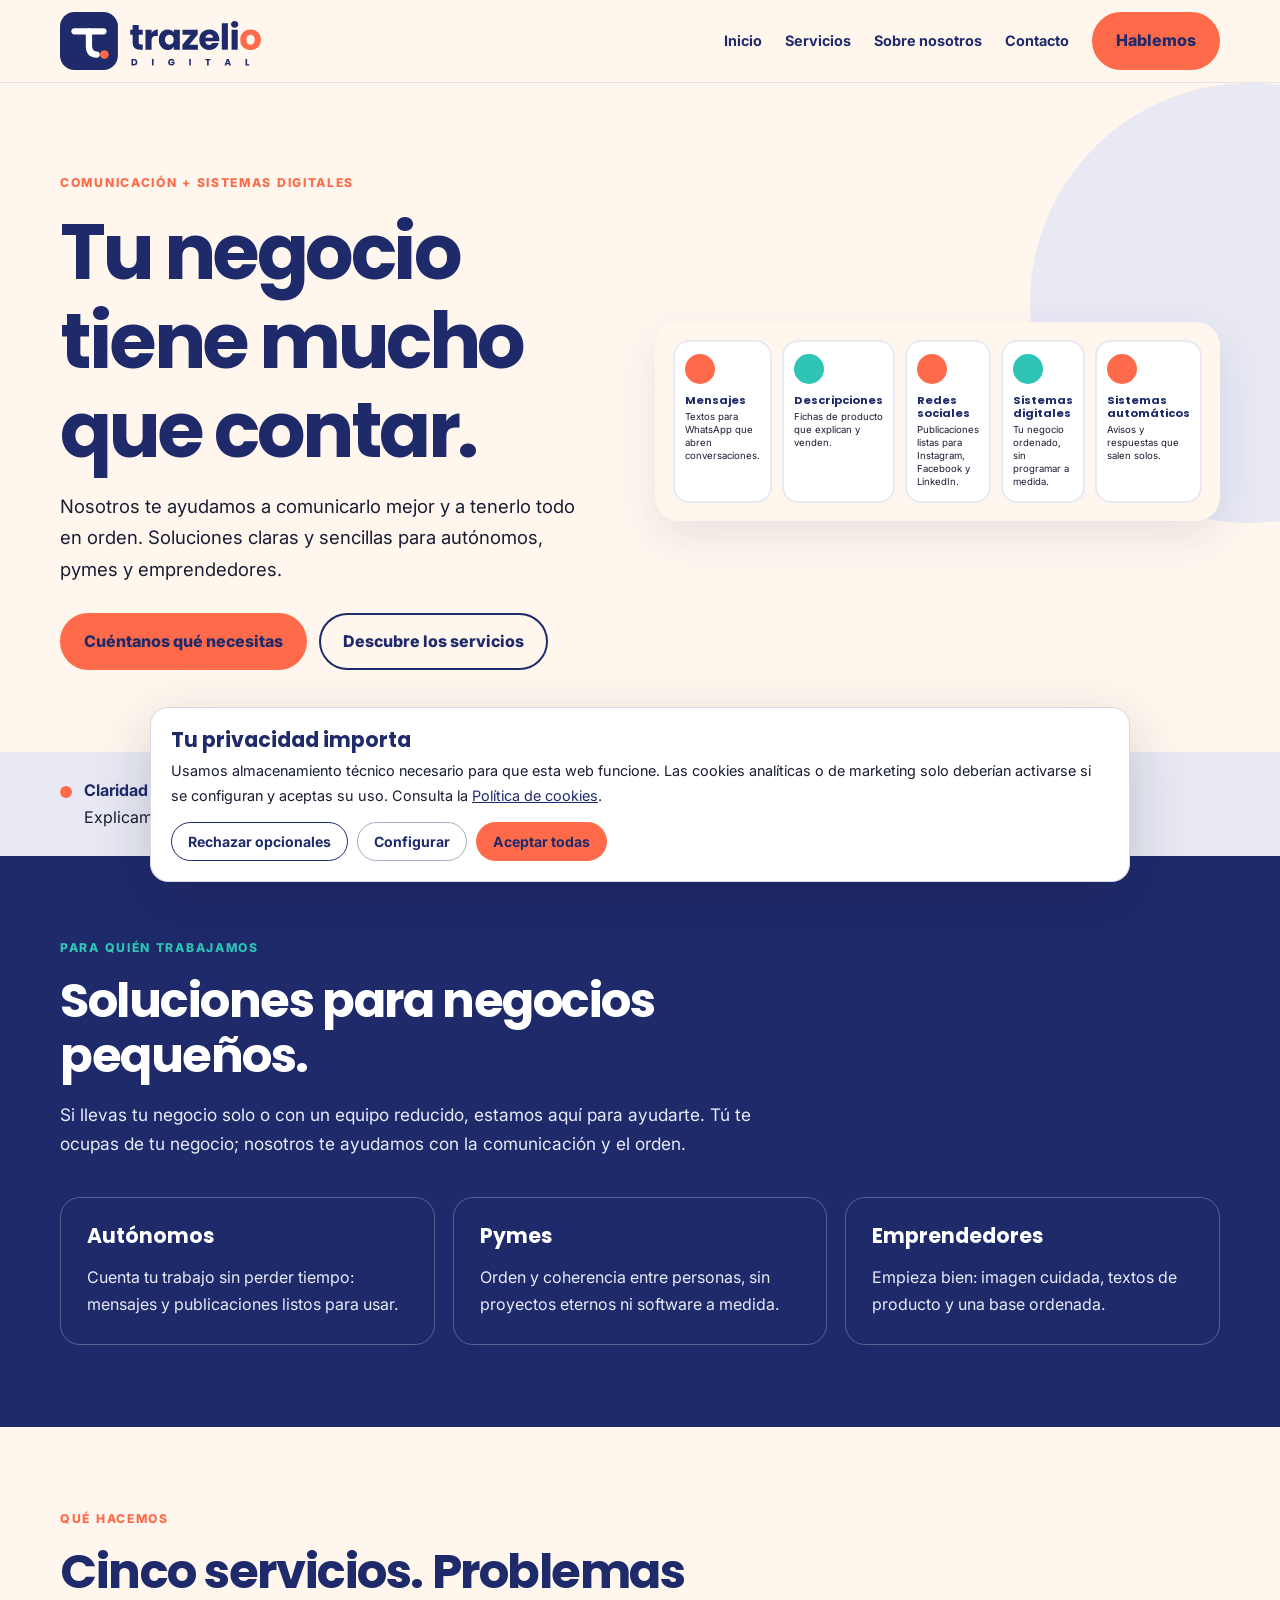
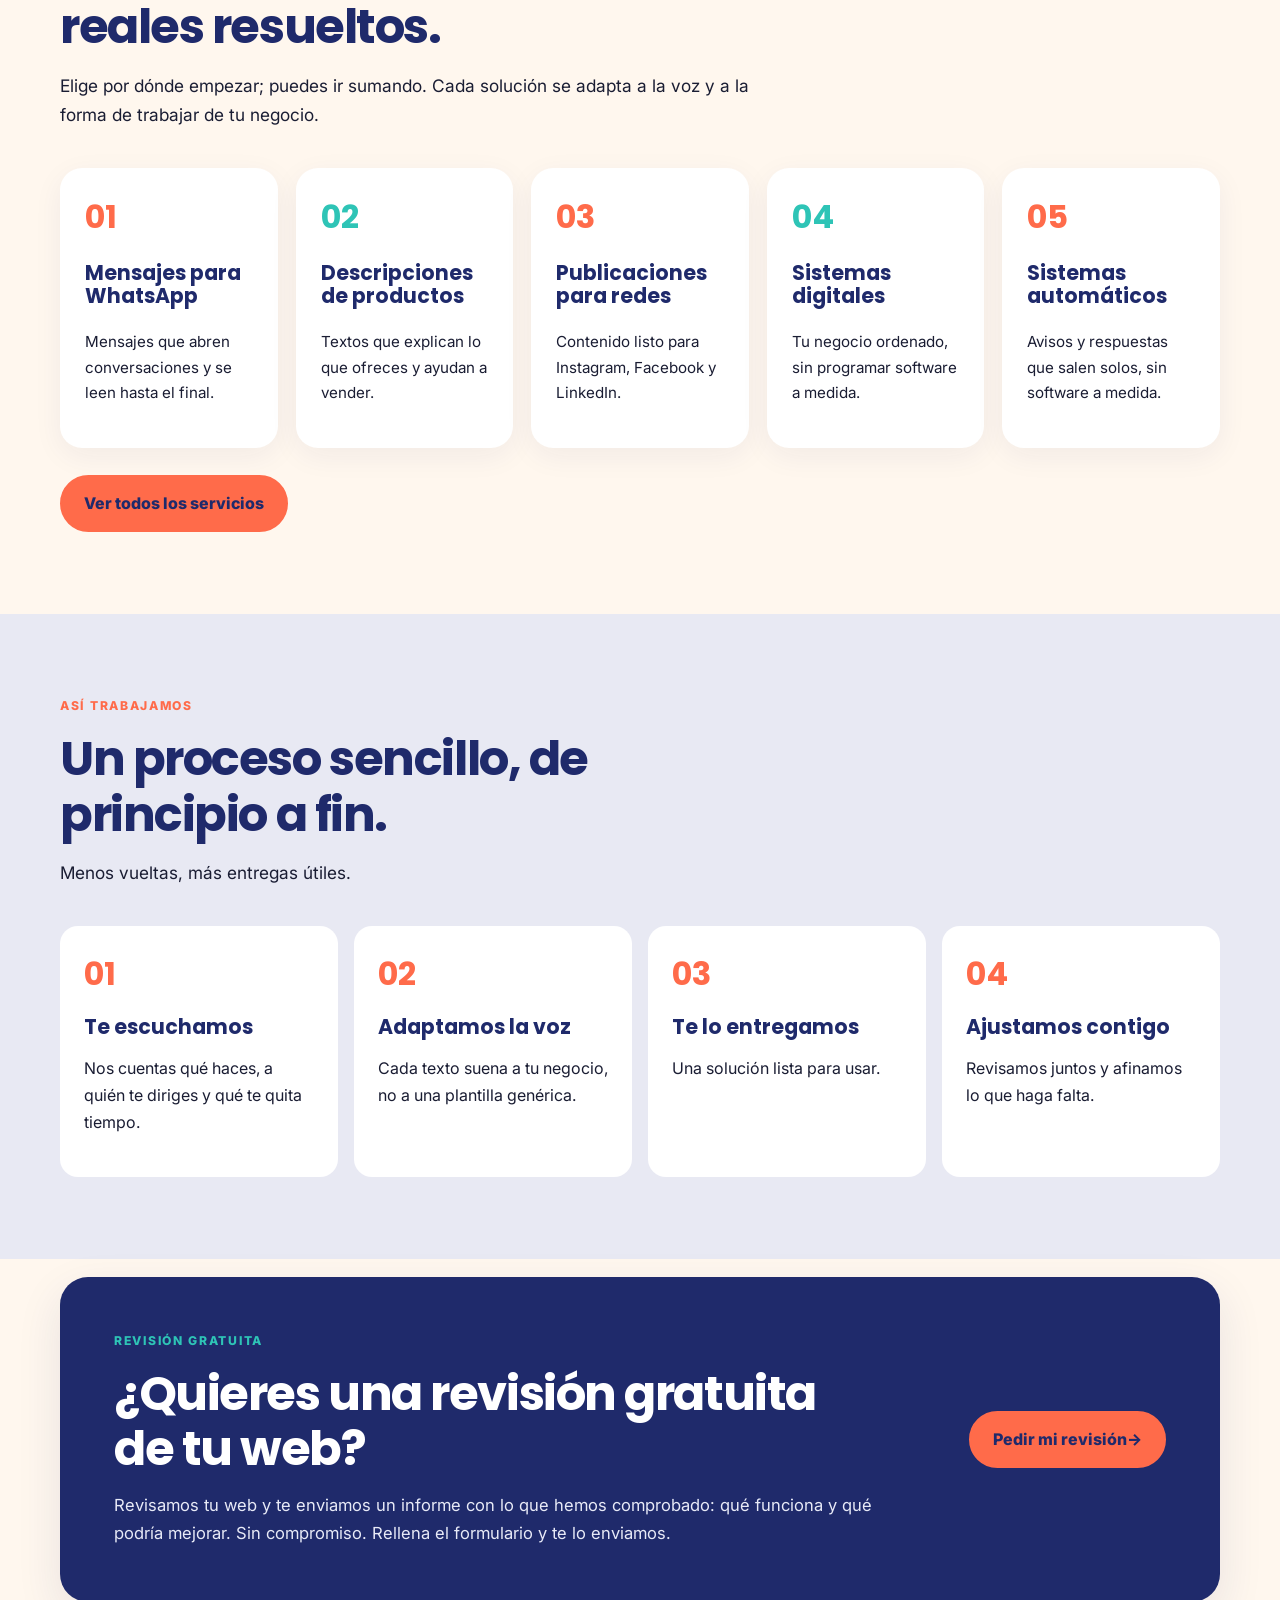
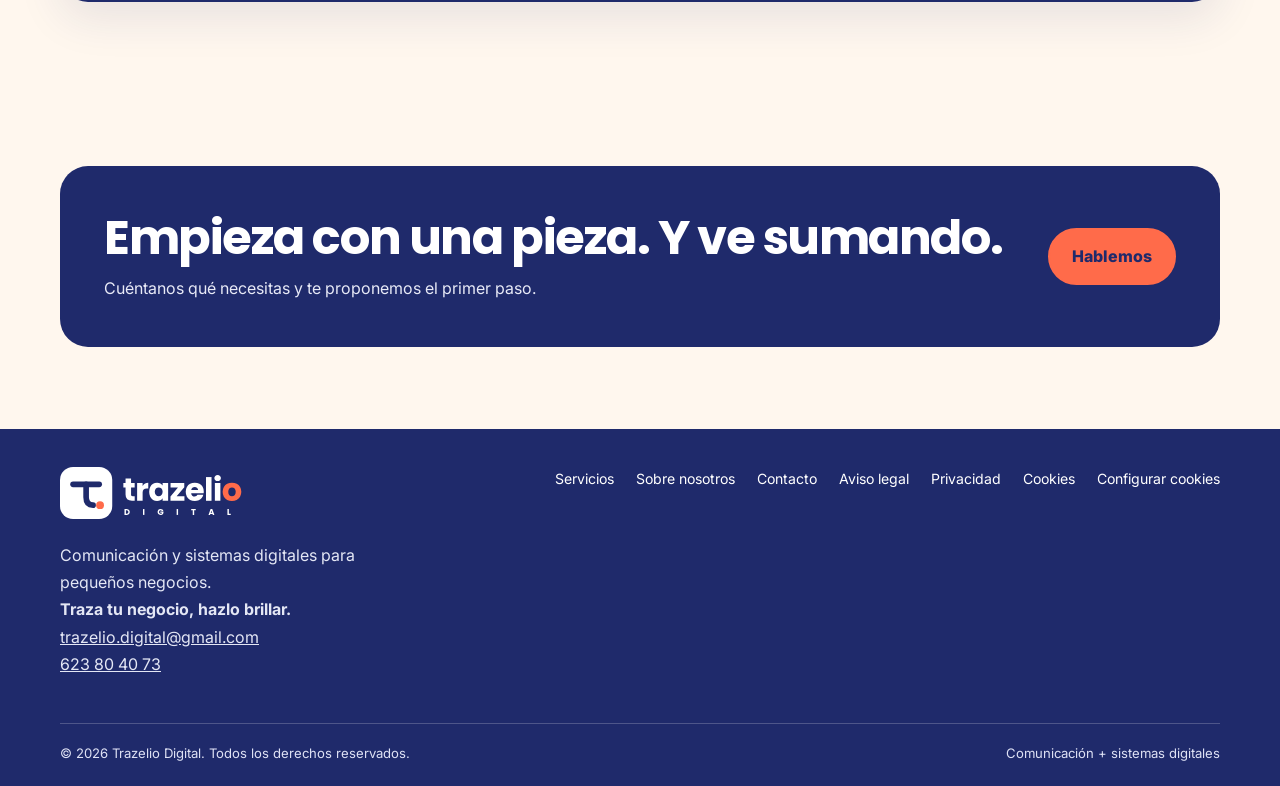
<file: index.html>
<!doctype html><html lang="es"><head><meta charset="utf-8"><meta name="viewport" content="width=device-width, initial-scale=1"><meta name="theme-color" content="#1F2A6B"><link rel="icon" href="assets/trazelio-digital_avatar_perfil_cuadrado.png"><link rel="preconnect" href="https://fonts.googleapis.com"><link rel="preconnect" href="https://fonts.gstatic.com" crossorigin><link href="https://fonts.googleapis.com/css2?family=Inter:wght@400;500;600;700;800&family=Poppins:wght@500;600;700;800&display=swap" rel="stylesheet"><link rel="stylesheet" href="styles.css"><title>Trazelio Digital | Traza tu negocio, hazlo brillar</title><meta name="description" content="Comunicación y sistemas digitales para autónomos, pymes y emprendedores."></head><body><header><div class="wrap nav"><a class="brand" href="index.html" aria-label="Trazelio, inicio"><img src="assets/trazelio-digital_logo_color.svg" alt="Trazelio Digital"></a><button class="menu-toggle" aria-label="Abrir menú" aria-expanded="false">☰</button><nav class="navlinks"><a href="index.html">Inicio</a><a href="servicios.html">Servicios</a><a href="nosotros.html">Sobre nosotros</a><a href="contacto.html">Contacto</a><a class="btn" href="contacto.html">Hablemos</a></nav></div></header><main>
<section class="hero"><div class="wrap hero-grid"><div><div class="eyebrow">Comunicación + sistemas digitales</div><h1>Tu negocio tiene mucho que contar.</h1><p>Nosotros te ayudamos a comunicarlo mejor y a tenerlo todo en orden. Soluciones claras y sencillas para autónomos, pymes y emprendedores.</p><div class="actions"><a class="btn" href="contacto.html">Cuéntanos qué necesitas</a><a class="btn secondary" href="servicios.html">Descubre los servicios</a></div></div><div class="hero-visual hero-visual-mini"><div class="mini-grid" role="img" aria-label="Los cinco servicios de Trazelio"><div class="mc"><div class="mi coral"></div><h4>Mensajes</h4><p>Textos para WhatsApp que abren conversaciones.</p></div><div class="mc"><div class="mi teal"></div><h4>Descripciones</h4><p>Fichas de producto que explican y venden.</p></div><div class="mc"><div class="mi coral"></div><h4>Redes sociales</h4><p>Publicaciones listas para Instagram, Facebook y LinkedIn.</p></div><div class="mc"><div class="mi teal"></div><h4>Sistemas digitales</h4><p>Tu negocio ordenado, sin programar a medida.</p></div><div class="mc"><div class="mi coral"></div><h4>Sistemas automáticos</h4><p>Avisos y respuestas que salen solos.</p></div></div></div></div></section>
<div class="band"><div class="wrap three"><div class="tick"><i></i><div><b>Claridad</b><span>Explicamos las cosas sin jerga.</span></div></div><div class="tick"><i></i><div><b>Cercanía</b><span>Escuchamos y hablamos como tú.</span></div></div><div class="tick"><i></i><div><b>Utilidad práctica</b><span>Soluciones que puedes usar hoy.</span></div></div></div></div>
<section class="dark"><div class="wrap"><div class="section-head"><div class="eyebrow">Para quién trabajamos</div><h2>Soluciones para negocios pequeños.</h2><p>Si llevas tu negocio solo o con un equipo reducido, estamos aquí para ayudarte. Tú te ocupas de tu negocio; nosotros te ayudamos con la comunicación y el orden.</p></div><div class="audience-cards"><article class="audience-card"><h3>Autónomos</h3><p>Cuenta tu trabajo sin perder tiempo: mensajes y publicaciones listos para usar.</p></article><article class="audience-card"><h3>Pymes</h3><p>Orden y coherencia entre personas, sin proyectos eternos ni software a medida.</p></article><article class="audience-card"><h3>Emprendedores</h3><p>Empieza bien: imagen cuidada, textos de producto y una base ordenada.</p></article></div></div></section>
<section><div class="wrap"><div class="section-head"><div class="eyebrow">Qué hacemos</div><h2>Cinco servicios. Problemas reales resueltos.</h2><p>Elige por dónde empezar; puedes ir sumando. Cada solución se adapta a la voz y a la forma de trabajar de tu negocio.</p></div><div class="cards"><article class="card"><div class="num">01</div><h3>Mensajes para WhatsApp</h3><p>Mensajes que abren conversaciones y se leen hasta el final.</p></article><article class="card"><div class="num">02</div><h3>Descripciones de productos</h3><p>Textos que explican lo que ofreces y ayudan a vender.</p></article><article class="card"><div class="num">03</div><h3>Publicaciones para redes</h3><p>Contenido listo para Instagram, Facebook y LinkedIn.</p></article><article class="card"><div class="num">04</div><h3>Sistemas digitales</h3><p>Tu negocio ordenado, sin programar software a medida.</p></article><article class="card"><div class="num">05</div><h3>Sistemas automáticos</h3><p>Avisos y respuestas que salen solos, sin software a medida.</p></article></div><div class="actions"><a class="btn" href="servicios.html">Ver todos los servicios</a></div></div></section>
<section style="background:var(--mist)"><div class="wrap"><div class="section-head"><div class="eyebrow">Así trabajamos</div><h2>Un proceso sencillo, de principio a fin.</h2><p>Menos vueltas, más entregas útiles.</p></div><div class="steps"><article class="step"><span>01</span><h3>Te escuchamos</h3><p>Nos cuentas qué haces, a quién te diriges y qué te quita tiempo.</p></article><article class="step"><span>02</span><h3>Adaptamos la voz</h3><p>Cada texto suena a tu negocio, no a una plantilla genérica.</p></article><article class="step"><span>03</span><h3>Te lo entregamos</h3><p>Una solución lista para usar.</p></article><article class="step"><span>04</span><h3>Ajustamos contigo</h3><p>Revisamos juntos y afinamos lo que haga falta.</p></article></div></div></section>
<section class="review-section"><div class="wrap"><div class="review-box"><div class="review-copy"><div class="eyebrow">Revisión gratuita</div><h2>¿Quieres una revisión gratuita de tu web?</h2><p>Revisamos tu web y te enviamos un informe con lo que hemos comprobado: qué funciona y qué podría mejorar. Sin compromiso. Rellena el formulario y te lo enviamos.</p></div><a class="btn review-button" href="https://forms.gle/Q3stLAae47exXsqVA" target="_blank" rel="noopener noreferrer">Pedir mi revisión <span aria-hidden="true">→</span></a></div></div></section>
<section><div class="wrap"><div class="cta"><div><h2>Empieza con una pieza. Y ve sumando.</h2><p>Cuéntanos qué necesitas y te proponemos el primer paso.</p></div><a class="btn" href="contacto.html">Hablemos</a></div></div></section>
</main><footer><div class="wrap"><div class="footer-top"><div><img class="footer-logo" src="assets/trazelio-digital_logo_blanco.svg" alt="Trazelio Digital"><p style="max-width:360px;margin-top:15px;color:#e4e7f5">Comunicación y sistemas digitales para pequeños negocios.<br><strong>Traza tu negocio, hazlo brillar.</strong><br><a href="mailto:trazelio.digital@gmail.com" style="color:#e4e7f5">trazelio.digital@gmail.com</a><br><a href="tel:+34623804073" style="color:#e4e7f5">623 80 40 73</a></p></div><nav class="footer-links"><a href="servicios.html">Servicios</a><a href="nosotros.html">Sobre nosotros</a><a href="contacto.html">Contacto</a><a href="aviso-legal.html">Aviso legal</a><a href="privacidad.html">Privacidad</a><a href="cookies.html">Cookies</a><a href="#" data-open-cookies>Configurar cookies</a></nav></div><div class="footer-bottom"><span>© <span id="year">2026</span> Trazelio Digital. Todos los derechos reservados.</span><span>Comunicación + sistemas digitales</span></div></div></footer><aside class="cookie-banner" role="dialog" aria-label="Preferencias de cookies" aria-live="polite"><h3>Tu privacidad importa</h3><p>Usamos almacenamiento técnico necesario para que esta web funcione. Las cookies analíticas o de marketing solo deberían activarse si se configuran y aceptas su uso. Consulta la <a href="cookies.html">Política de cookies</a>.</p><div class="cookie-actions"><button class="reject" data-cookie="reject">Rechazar opcionales</button><button class="config" data-cookie="settings">Configurar</button><button class="accept" data-cookie="accept">Aceptar todas</button></div><div class="cookie-settings"><label><input type="checkbox" checked disabled> Técnicas necesarias (siempre activas)</label><label><input id="cookie-analytics" type="checkbox"> Analíticas</label><label><input id="cookie-marketing" type="checkbox"> Marketing</label><div class="cookie-actions"><button data-cookie="save">Guardar selección</button></div></div></aside><script src="script.js"></script><script>document.getElementById('year').textContent=new Date().getFullYear();</script></body></html>
</file>
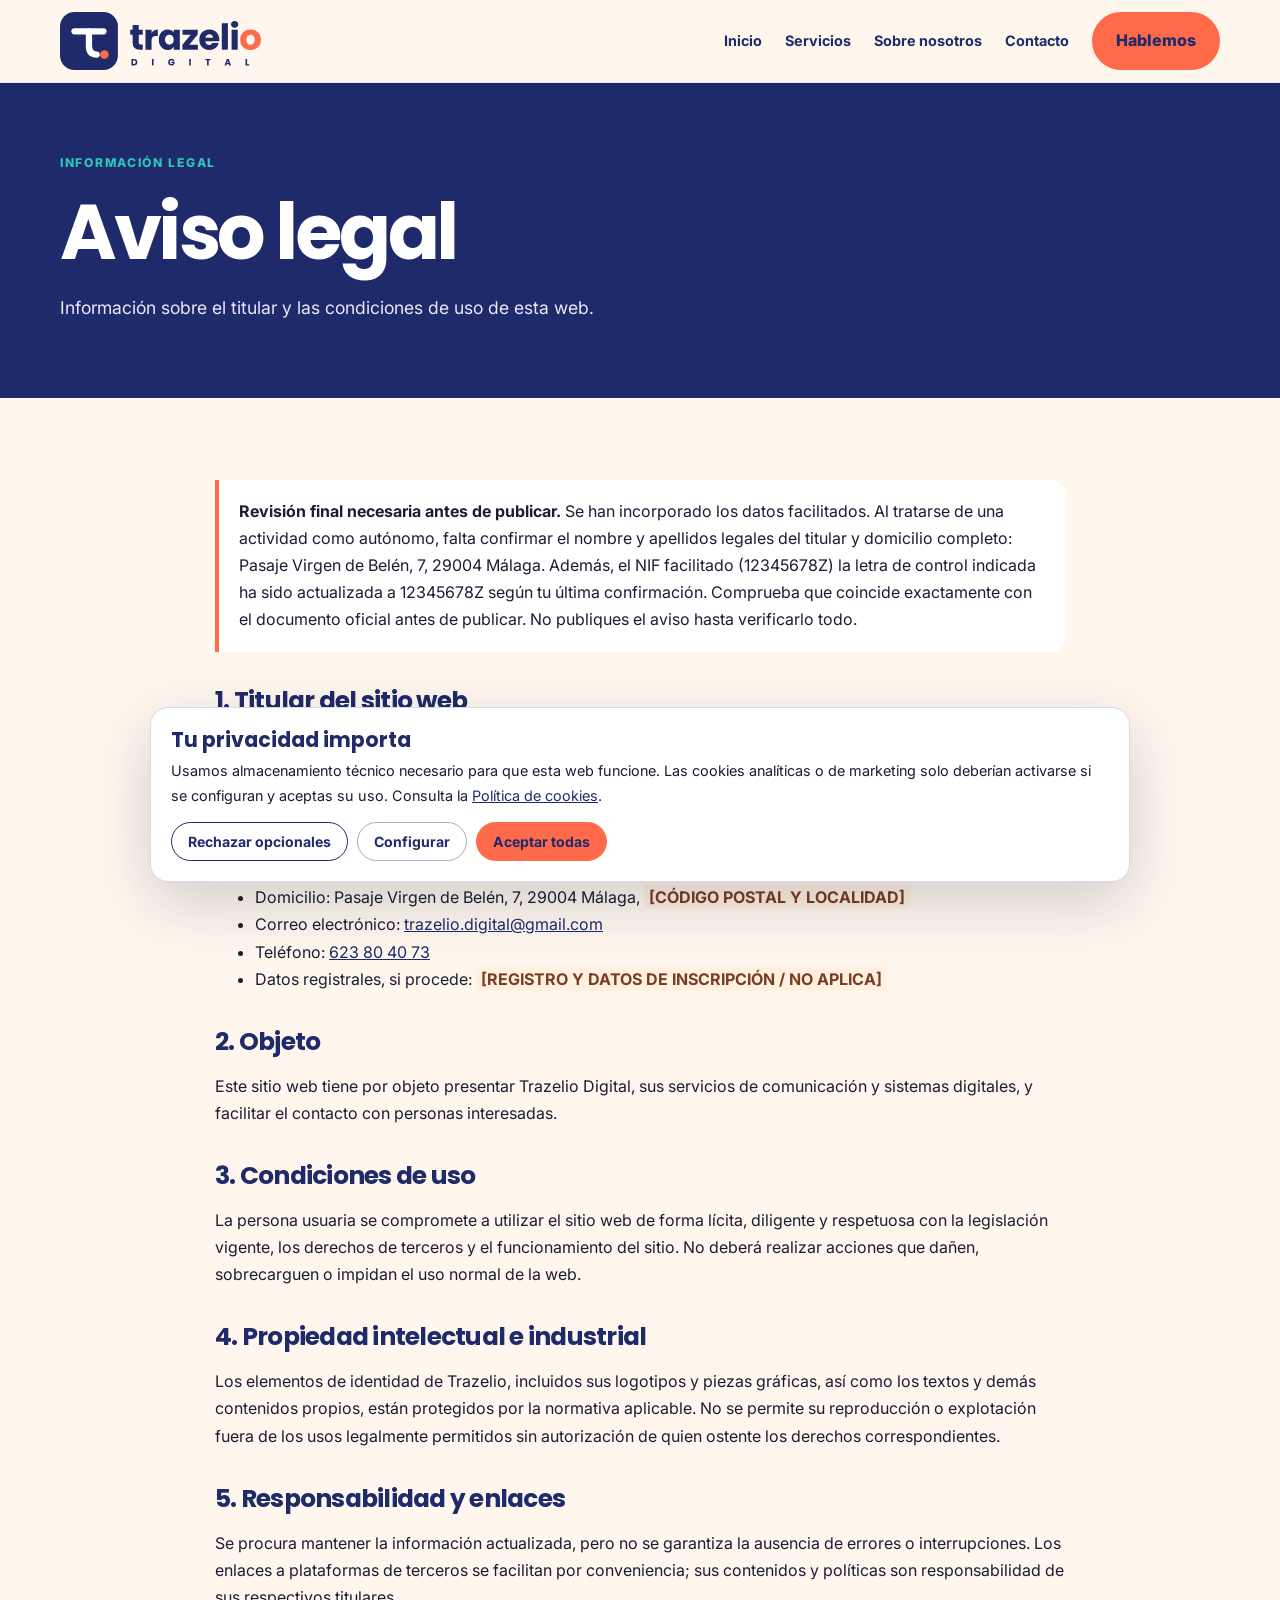
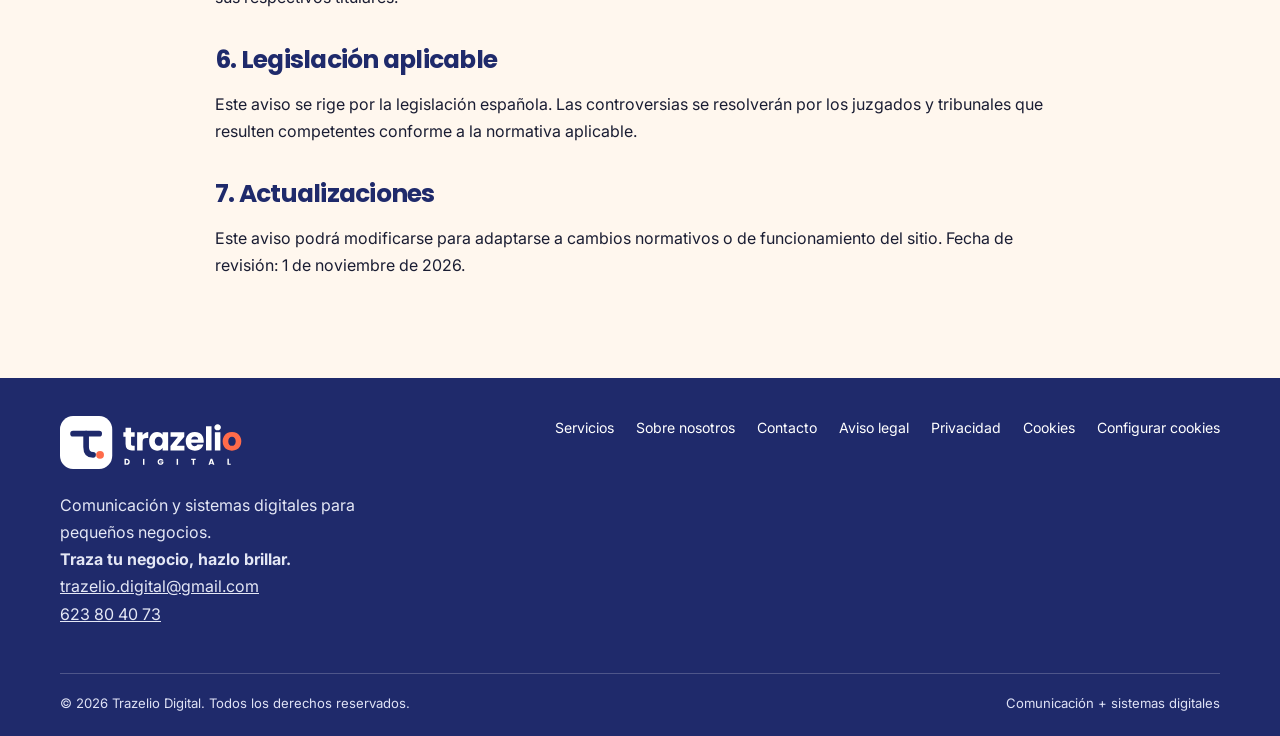
<file: aviso-legal.html>
<!doctype html><html lang="es"><head><meta charset="utf-8"><meta name="viewport" content="width=device-width, initial-scale=1"><meta name="theme-color" content="#1F2A6B"><link rel="icon" href="assets/trazelio-digital_avatar_perfil_cuadrado.png"><link rel="preconnect" href="https://fonts.googleapis.com"><link rel="preconnect" href="https://fonts.gstatic.com" crossorigin><link href="https://fonts.googleapis.com/css2?family=Inter:wght@400;500;600;700;800&family=Poppins:wght@500;600;700;800&display=swap" rel="stylesheet"><link rel="stylesheet" href="styles.css"><title>Aviso legal | Trazelio Digital</title><meta name="description" content="Información sobre el titular, condiciones de uso y responsabilidades del sitio web Trazelio Digital."></head><body><header><div class="wrap nav"><a class="brand" href="index.html" aria-label="Trazelio, inicio"><img src="assets/trazelio-digital_logo_color.svg" alt="Trazelio Digital"></a><button class="menu-toggle" aria-label="Abrir menú" aria-expanded="false">☰</button><nav class="navlinks"><a href="index.html">Inicio</a><a href="servicios.html">Servicios</a><a href="nosotros.html">Sobre nosotros</a><a href="contacto.html">Contacto</a><a class="btn" href="contacto.html">Hablemos</a></nav></div></header><main>
<div class="page-hero"><div class="wrap"><div class="eyebrow">Información legal</div><h1>Aviso legal</h1><p>Información sobre el titular y las condiciones de uso de esta web.</p></div></div><section><div class="wrap legal">
<div class="notice"><strong>Revisión final necesaria antes de publicar.</strong> Se han incorporado los datos facilitados. Al tratarse de una actividad como autónomo, falta confirmar el nombre y apellidos legales del titular y domicilio completo: Pasaje Virgen de Belén, 7, 29004 Málaga. Además, el NIF facilitado (12345678Z) la letra de control indicada ha sido actualizada a 12345678Z según tu última confirmación. Comprueba que coincide exactamente con el documento oficial antes de publicar. No publiques el aviso hasta verificarlo todo.</div>
<h2>1. Titular del sitio web</h2><p>En cumplimiento del artículo 10 de la Ley 34/2002, de servicios de la sociedad de la información y de comercio electrónico (LSSI-CE), se informa de que este sitio web es titularidad de:</p>
<ul><li>Titular (nombre y apellidos): <span class="placeholder">Trazelio Digital</span></li><li>Nombre comercial: Trazelio Digital</li><li>NIF: 12345678Z</li><li>Domicilio: Pasaje Virgen de Belén, 7, 29004 Málaga, <span class="placeholder">[CÓDIGO POSTAL Y LOCALIDAD]</span></li><li>Correo electrónico: <a href="mailto:trazelio.digital@gmail.com">trazelio.digital@gmail.com</a></li><li>Teléfono: <a href="tel:+34623804073">623 80 40 73</a></li><li>Datos registrales, si procede: <span class="placeholder">[REGISTRO Y DATOS DE INSCRIPCIÓN / NO APLICA]</span></li></ul>
<h2>2. Objeto</h2><p>Este sitio web tiene por objeto presentar Trazelio Digital, sus servicios de comunicación y sistemas digitales, y facilitar el contacto con personas interesadas.</p>
<h2>3. Condiciones de uso</h2><p>La persona usuaria se compromete a utilizar el sitio web de forma lícita, diligente y respetuosa con la legislación vigente, los derechos de terceros y el funcionamiento del sitio. No deberá realizar acciones que dañen, sobrecarguen o impidan el uso normal de la web.</p>
<h2>4. Propiedad intelectual e industrial</h2><p>Los elementos de identidad de Trazelio, incluidos sus logotipos y piezas gráficas, así como los textos y demás contenidos propios, están protegidos por la normativa aplicable. No se permite su reproducción o explotación fuera de los usos legalmente permitidos sin autorización de quien ostente los derechos correspondientes.</p>
<h2>5. Responsabilidad y enlaces</h2><p>Se procura mantener la información actualizada, pero no se garantiza la ausencia de errores o interrupciones. Los enlaces a plataformas de terceros se facilitan por conveniencia; sus contenidos y políticas son responsabilidad de sus respectivos titulares.</p>
<h2>6. Legislación aplicable</h2><p>Este aviso se rige por la legislación española. Las controversias se resolverán por los juzgados y tribunales que resulten competentes conforme a la normativa aplicable.</p>
<h2>7. Actualizaciones</h2><p>Este aviso podrá modificarse para adaptarse a cambios normativos o de funcionamiento del sitio. Fecha de revisión: 1 de noviembre de 2026.</p>
</div></section>
</main><footer><div class="wrap"><div class="footer-top"><div><img class="footer-logo" src="assets/trazelio-digital_logo_blanco.svg" alt="Trazelio Digital"><p style="max-width:360px;margin-top:15px;color:#e4e7f5">Comunicación y sistemas digitales para pequeños negocios.<br><strong>Traza tu negocio, hazlo brillar.</strong><br><a href="mailto:trazelio.digital@gmail.com" style="color:#e4e7f5">trazelio.digital@gmail.com</a><br><a href="tel:+34623804073" style="color:#e4e7f5">623 80 40 73</a></p></div><nav class="footer-links"><a href="servicios.html">Servicios</a><a href="nosotros.html">Sobre nosotros</a><a href="contacto.html">Contacto</a><a href="aviso-legal.html">Aviso legal</a><a href="privacidad.html">Privacidad</a><a href="cookies.html">Cookies</a><a href="#" data-open-cookies>Configurar cookies</a></nav></div><div class="footer-bottom"><span>© <span id="year">2026</span> Trazelio Digital. Todos los derechos reservados.</span><span>Comunicación + sistemas digitales</span></div></div></footer><aside class="cookie-banner" role="dialog" aria-label="Preferencias de cookies" aria-live="polite"><h3>Tu privacidad importa</h3><p>Usamos almacenamiento técnico necesario para que esta web funcione. Las cookies analíticas o de marketing solo deberían activarse si se configuran y aceptas su uso. Consulta la <a href="cookies.html">Política de cookies</a>.</p><div class="cookie-actions"><button class="reject" data-cookie="reject">Rechazar opcionales</button><button class="config" data-cookie="settings">Configurar</button><button class="accept" data-cookie="accept">Aceptar todas</button></div><div class="cookie-settings"><label><input type="checkbox" checked disabled> Técnicas necesarias (siempre activas)</label><label><input id="cookie-analytics" type="checkbox"> Analíticas</label><label><input id="cookie-marketing" type="checkbox"> Marketing</label><div class="cookie-actions"><button data-cookie="save">Guardar selección</button></div></div></aside><script src="script.js"></script><script>document.getElementById('year').textContent=new Date().getFullYear();</script></body></html>
</file>
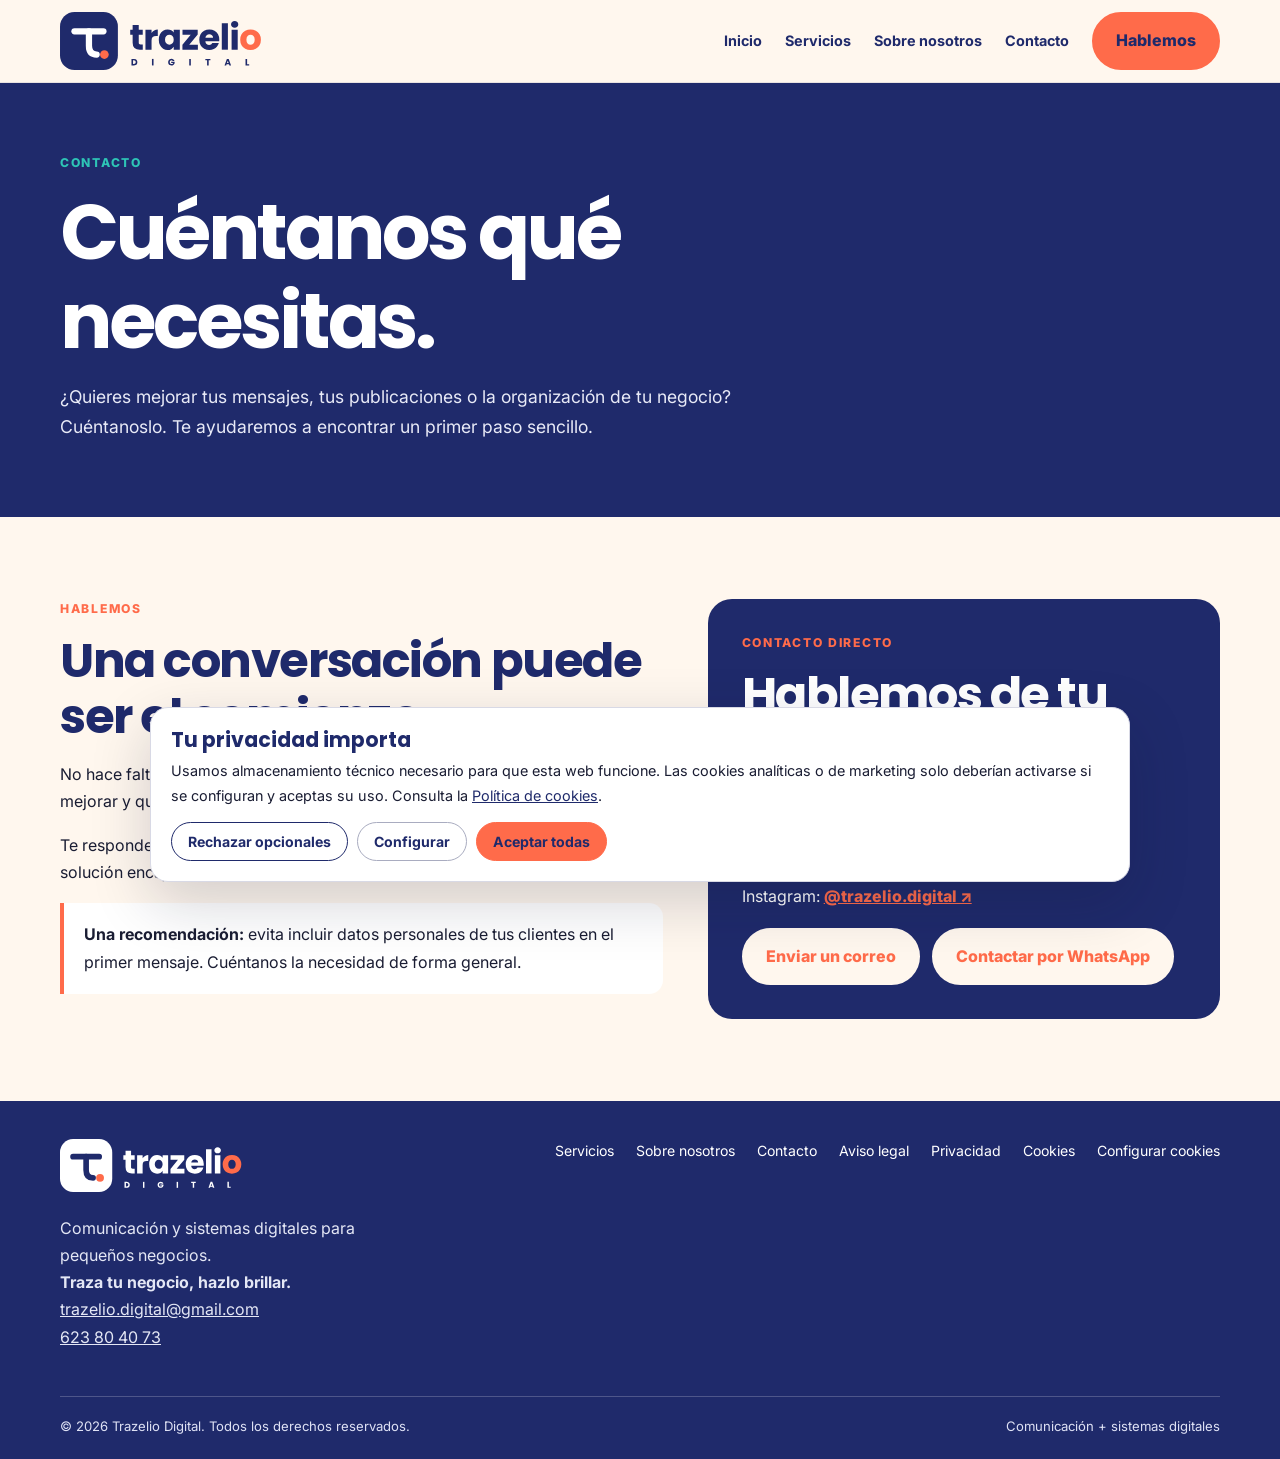
<file: contacto.html>
<!doctype html><html lang="es"><head><meta charset="utf-8"><meta name="viewport" content="width=device-width, initial-scale=1"><meta name="theme-color" content="#1F2A6B"><link rel="icon" href="assets/trazelio-digital_avatar_perfil_cuadrado.png"><link rel="preconnect" href="https://fonts.googleapis.com"><link rel="preconnect" href="https://fonts.gstatic.com" crossorigin><link href="https://fonts.googleapis.com/css2?family=Inter:wght@400;500;600;700;800&family=Poppins:wght@500;600;700;800&display=swap" rel="stylesheet"><link rel="stylesheet" href="styles.css"><title>Contacto | Trazelio Digital</title><meta name="description" content="Contacta con Trazelio Digital para mejorar la comunicación y organización de tu pequeño negocio."></head><body><header><div class="wrap nav"><a class="brand" href="index.html" aria-label="Trazelio, inicio"><img src="assets/trazelio-digital_logo_color.svg" alt="Trazelio Digital"></a><button class="menu-toggle" aria-label="Abrir menú" aria-expanded="false">☰</button><nav class="navlinks"><a href="index.html">Inicio</a><a href="servicios.html">Servicios</a><a href="nosotros.html">Sobre nosotros</a><a href="contacto.html">Contacto</a><a class="btn" href="contacto.html">Hablemos</a></nav></div></header><main>
<section class="page-hero"><div class="wrap"><div class="eyebrow">Contacto</div><h1>Cuéntanos qué necesitas.</h1><p>¿Quieres mejorar tus mensajes, tus publicaciones o la organización de tu negocio? Cuéntanoslo. Te ayudaremos a encontrar un primer paso sencillo.</p></div></section>
<section><div class="wrap contact-grid"><div><div class="eyebrow">Hablemos</div><h2>Una conversación puede ser el comienzo.</h2><p>No hace falta que tengas todo definido. Explícanos qué haces, qué te gustaría mejorar y qué te está quitando tiempo.</p><p>Te responderemos por el canal que utilices para contactar y veremos qué solución encaja con tu negocio.</p><div class="notice"><strong>Una recomendación:</strong> evita incluir datos personales de tus clientes en el primer mensaje. Cuéntanos la necesidad de forma general.</div></div><aside class="contact-panel"><div class="eyebrow">Contacto directo</div><h2>Hablemos de tu negocio.</h2><p>Correo electrónico: <a href="mailto:trazelio.digital@gmail.com">trazelio.digital@gmail.com</a></p><p>Teléfono: <a href="tel:+34623804073">623 80 40 73</a></p><p>Instagram: <a href="https://www.instagram.com/trazelio.digital/" target="_blank" rel="noopener">@trazelio.digital ↗</a></p><div class="actions" style="margin-top:18px"><a class="btn light" href="mailto:trazelio.digital@gmail.com?subject=Consulta%20sobre%20los%20servicios%20de%20Trazelio%20Digital">Enviar un correo</a><a class="btn light" href="https://wa.me/34623804073" target="_blank" rel="noopener">Contactar por WhatsApp</a></div></aside></div></section>
</main><footer><div class="wrap"><div class="footer-top"><div><img class="footer-logo" src="assets/trazelio-digital_logo_blanco.svg" alt="Trazelio Digital"><p style="max-width:360px;margin-top:15px;color:#e4e7f5">Comunicación y sistemas digitales para pequeños negocios.<br><strong>Traza tu negocio, hazlo brillar.</strong><br><a href="mailto:trazelio.digital@gmail.com" style="color:#e4e7f5">trazelio.digital@gmail.com</a><br><a href="tel:+34623804073" style="color:#e4e7f5">623 80 40 73</a></p></div><nav class="footer-links"><a href="servicios.html">Servicios</a><a href="nosotros.html">Sobre nosotros</a><a href="contacto.html">Contacto</a><a href="aviso-legal.html">Aviso legal</a><a href="privacidad.html">Privacidad</a><a href="cookies.html">Cookies</a><a href="#" data-open-cookies>Configurar cookies</a></nav></div><div class="footer-bottom"><span>© <span id="year">2026</span> Trazelio Digital. Todos los derechos reservados.</span><span>Comunicación + sistemas digitales</span></div></div></footer><aside class="cookie-banner" role="dialog" aria-label="Preferencias de cookies" aria-live="polite"><h3>Tu privacidad importa</h3><p>Usamos almacenamiento técnico necesario para que esta web funcione. Las cookies analíticas o de marketing solo deberían activarse si se configuran y aceptas su uso. Consulta la <a href="cookies.html">Política de cookies</a>.</p><div class="cookie-actions"><button class="reject" data-cookie="reject">Rechazar opcionales</button><button class="config" data-cookie="settings">Configurar</button><button class="accept" data-cookie="accept">Aceptar todas</button></div><div class="cookie-settings"><label><input type="checkbox" checked disabled> Técnicas necesarias (siempre activas)</label><label><input id="cookie-analytics" type="checkbox"> Analíticas</label><label><input id="cookie-marketing" type="checkbox"> Marketing</label><div class="cookie-actions"><button data-cookie="save">Guardar selección</button></div></div></aside><script src="script.js"></script><script>document.getElementById('year').textContent=new Date().getFullYear();</script></body></html>
</file>
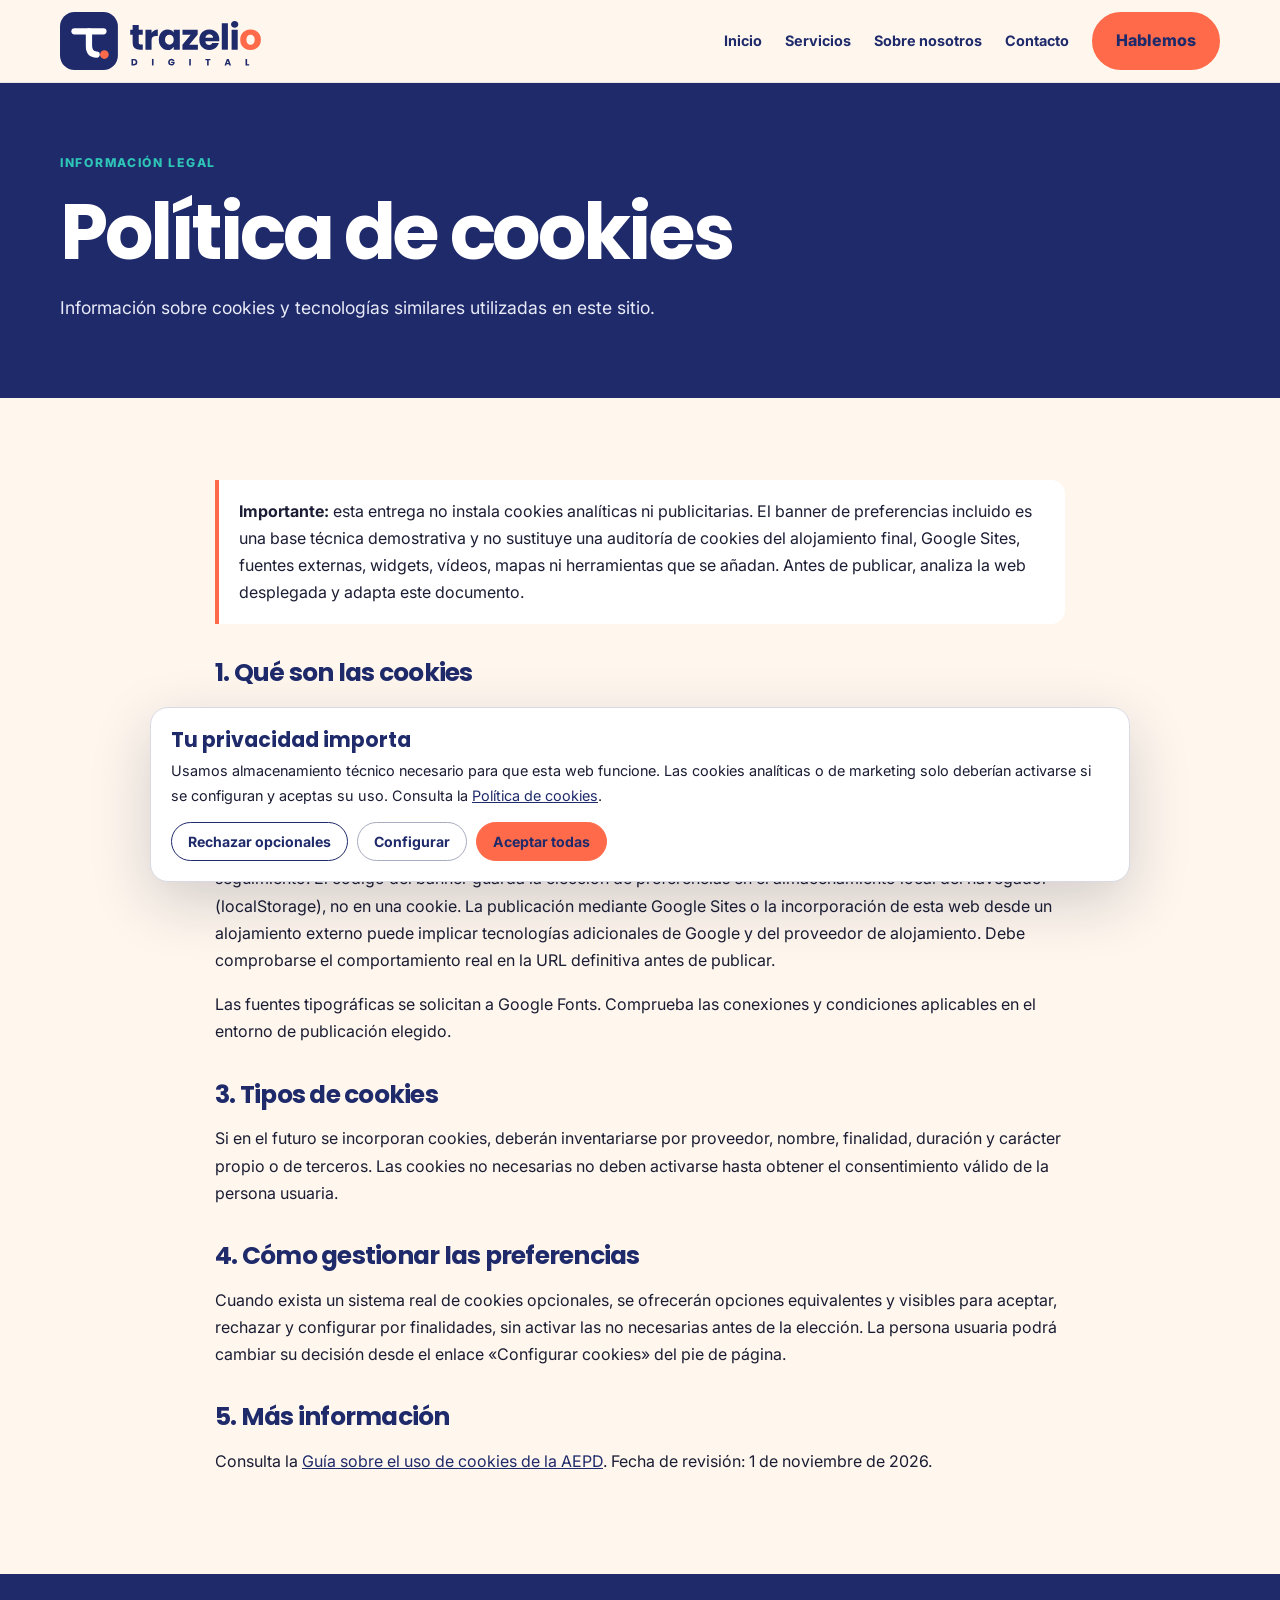
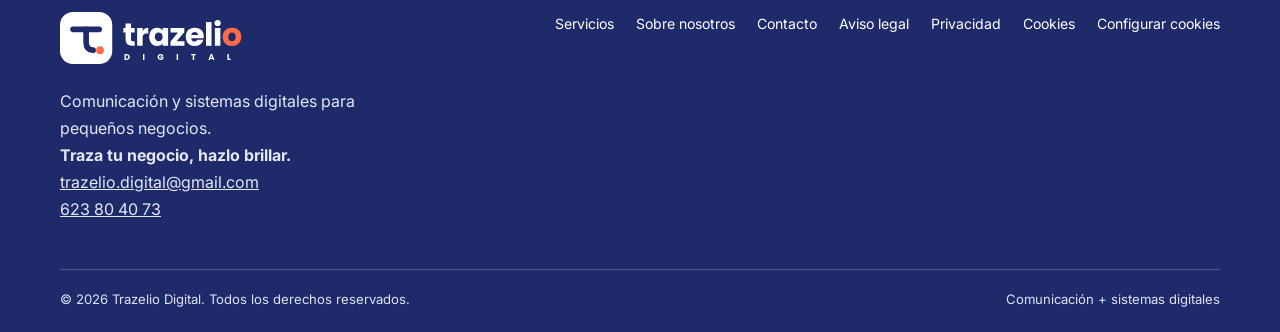
<file: cookies.html>
<!doctype html><html lang="es"><head><meta charset="utf-8"><meta name="viewport" content="width=device-width, initial-scale=1"><meta name="theme-color" content="#1F2A6B"><link rel="icon" href="assets/trazelio-digital_avatar_perfil_cuadrado.png"><link rel="preconnect" href="https://fonts.googleapis.com"><link rel="preconnect" href="https://fonts.gstatic.com" crossorigin><link href="https://fonts.googleapis.com/css2?family=Inter:wght@400;500;600;700;800&family=Poppins:wght@500;600;700;800&display=swap" rel="stylesheet"><link rel="stylesheet" href="styles.css"><title>Política de cookies | Trazelio Digital</title><meta name="description" content="Información sobre cookies y tecnologías similares utilizadas en la web de Trazelio Digital."></head><body><header><div class="wrap nav"><a class="brand" href="index.html" aria-label="Trazelio, inicio"><img src="assets/trazelio-digital_logo_color.svg" alt="Trazelio Digital"></a><button class="menu-toggle" aria-label="Abrir menú" aria-expanded="false">☰</button><nav class="navlinks"><a href="index.html">Inicio</a><a href="servicios.html">Servicios</a><a href="nosotros.html">Sobre nosotros</a><a href="contacto.html">Contacto</a><a class="btn" href="contacto.html">Hablemos</a></nav></div></header><main>
<div class="page-hero"><div class="wrap"><div class="eyebrow">Información legal</div><h1>Política de cookies</h1><p>Información sobre cookies y tecnologías similares utilizadas en este sitio.</p></div></div><section><div class="wrap legal">
<div class="notice"><strong>Importante:</strong> esta entrega no instala cookies analíticas ni publicitarias. El banner de preferencias incluido es una base técnica demostrativa y no sustituye una auditoría de cookies del alojamiento final, Google Sites, fuentes externas, widgets, vídeos, mapas ni herramientas que se añadan. Antes de publicar, analiza la web desplegada y adapta este documento.</div>
<h2>1. Qué son las cookies</h2><p>Las cookies son pequeños archivos o identificadores que un sitio web puede guardar en el dispositivo de una persona para permitir funciones técnicas, recordar preferencias o medir el uso del sitio.</p>
<h2>2. Qué utiliza esta versión</h2><p>Los archivos entregados no incorporan servicios de analítica, publicidad, mapas, vídeos incrustados ni píxeles de seguimiento. El código del banner guarda la elección de preferencias en el almacenamiento local del navegador (localStorage), no en una cookie. La publicación mediante Google Sites o la incorporación de esta web desde un alojamiento externo puede implicar tecnologías adicionales de Google y del proveedor de alojamiento. Debe comprobarse el comportamiento real en la URL definitiva antes de publicar.</p><p>Las fuentes tipográficas se solicitan a Google Fonts. Comprueba las conexiones y condiciones aplicables en el entorno de publicación elegido.</p>
<h2>3. Tipos de cookies</h2><p>Si en el futuro se incorporan cookies, deberán inventariarse por proveedor, nombre, finalidad, duración y carácter propio o de terceros. Las cookies no necesarias no deben activarse hasta obtener el consentimiento válido de la persona usuaria.</p>
<h2>4. Cómo gestionar las preferencias</h2><p>Cuando exista un sistema real de cookies opcionales, se ofrecerán opciones equivalentes y visibles para aceptar, rechazar y configurar por finalidades, sin activar las no necesarias antes de la elección. La persona usuaria podrá cambiar su decisión desde el enlace «Configurar cookies» del pie de página.</p>
<h2>5. Más información</h2><p>Consulta la <a href="https://www.aepd.es/guias/guia-cookies.pdf" target="_blank" rel="noopener">Guía sobre el uso de cookies de la AEPD</a>. Fecha de revisión: 1 de noviembre de 2026.</p>
</div></section>
</main><footer><div class="wrap"><div class="footer-top"><div><img class="footer-logo" src="assets/trazelio-digital_logo_blanco.svg" alt="Trazelio Digital"><p style="max-width:360px;margin-top:15px;color:#e4e7f5">Comunicación y sistemas digitales para pequeños negocios.<br><strong>Traza tu negocio, hazlo brillar.</strong><br><a href="mailto:trazelio.digital@gmail.com" style="color:#e4e7f5">trazelio.digital@gmail.com</a><br><a href="tel:+34623804073" style="color:#e4e7f5">623 80 40 73</a></p></div><nav class="footer-links"><a href="servicios.html">Servicios</a><a href="nosotros.html">Sobre nosotros</a><a href="contacto.html">Contacto</a><a href="aviso-legal.html">Aviso legal</a><a href="privacidad.html">Privacidad</a><a href="cookies.html">Cookies</a><a href="#" data-open-cookies>Configurar cookies</a></nav></div><div class="footer-bottom"><span>© <span id="year">2026</span> Trazelio Digital. Todos los derechos reservados.</span><span>Comunicación + sistemas digitales</span></div></div></footer><aside class="cookie-banner" role="dialog" aria-label="Preferencias de cookies" aria-live="polite"><h3>Tu privacidad importa</h3><p>Usamos almacenamiento técnico necesario para que esta web funcione. Las cookies analíticas o de marketing solo deberían activarse si se configuran y aceptas su uso. Consulta la <a href="cookies.html">Política de cookies</a>.</p><div class="cookie-actions"><button class="reject" data-cookie="reject">Rechazar opcionales</button><button class="config" data-cookie="settings">Configurar</button><button class="accept" data-cookie="accept">Aceptar todas</button></div><div class="cookie-settings"><label><input type="checkbox" checked disabled> Técnicas necesarias (siempre activas)</label><label><input id="cookie-analytics" type="checkbox"> Analíticas</label><label><input id="cookie-marketing" type="checkbox"> Marketing</label><div class="cookie-actions"><button data-cookie="save">Guardar selección</button></div></div></aside><script src="script.js"></script><script>document.getElementById('year').textContent=new Date().getFullYear();</script></body></html>
</file>
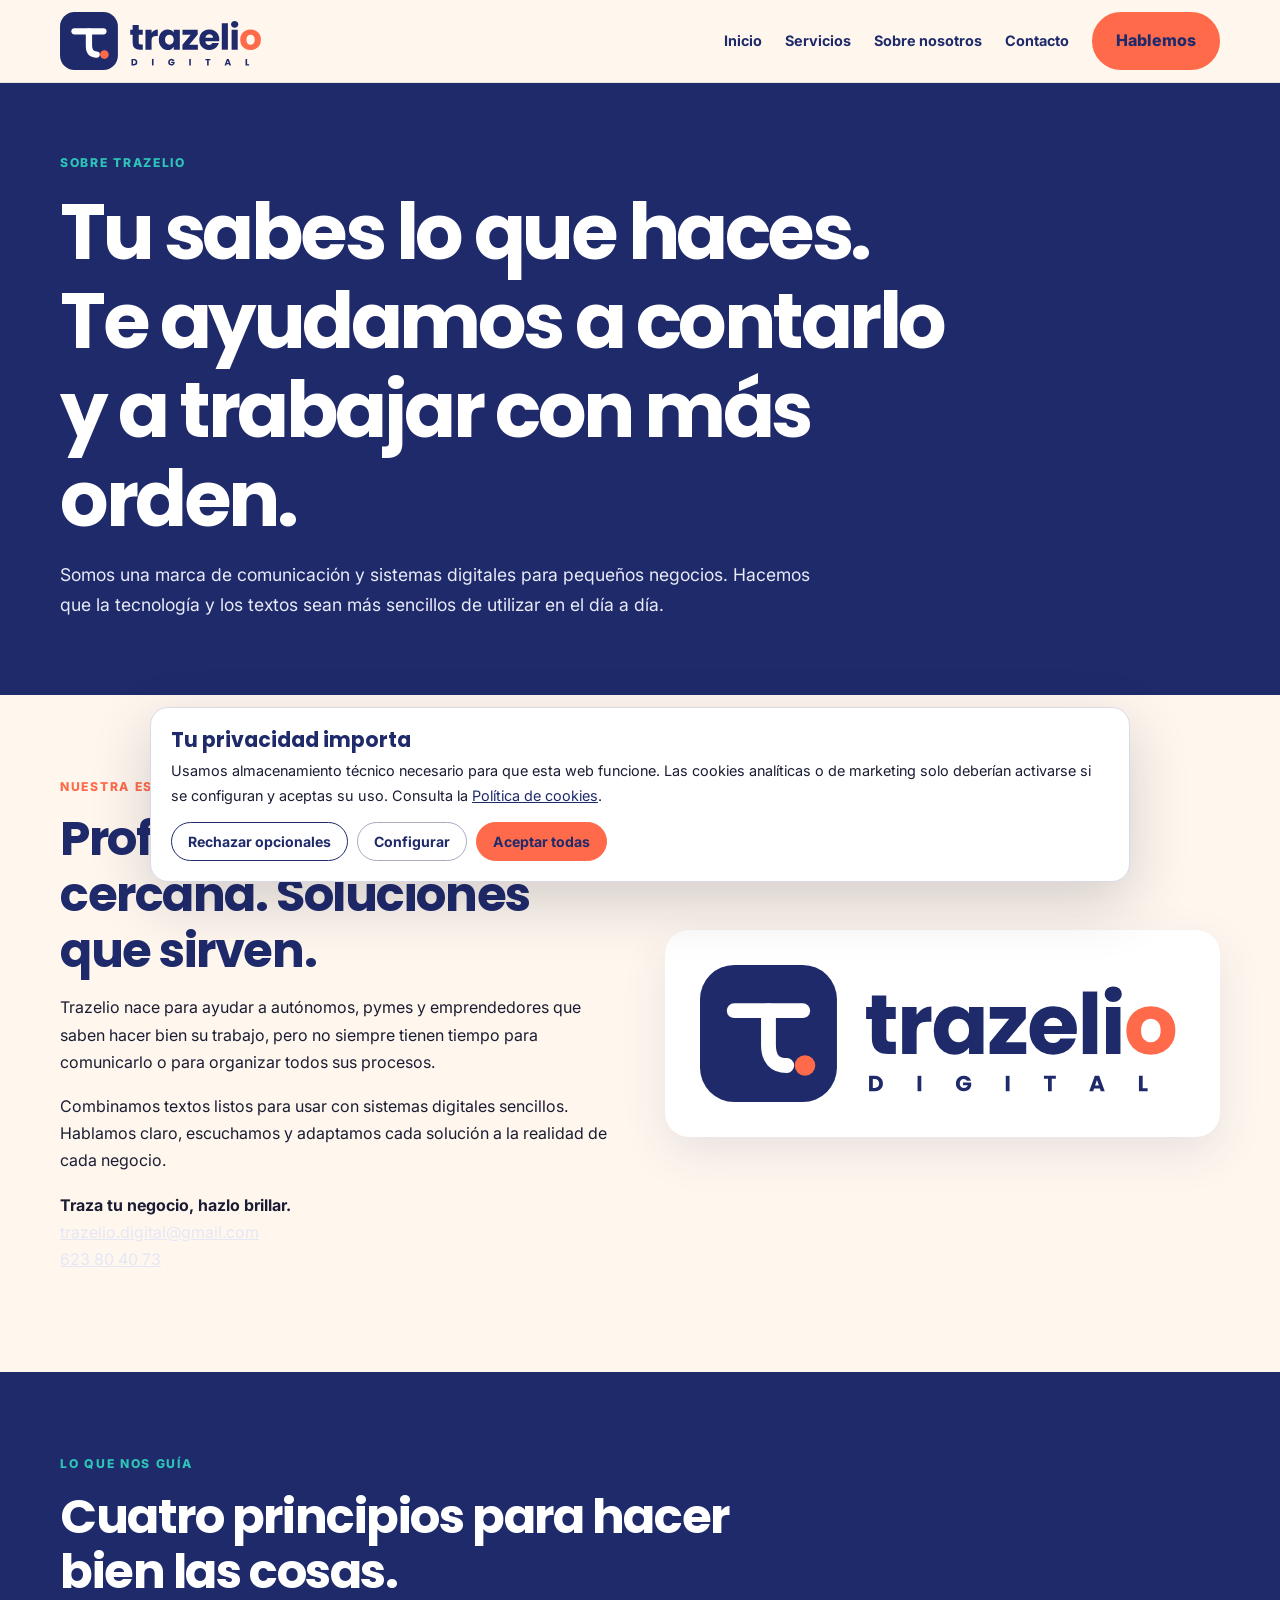
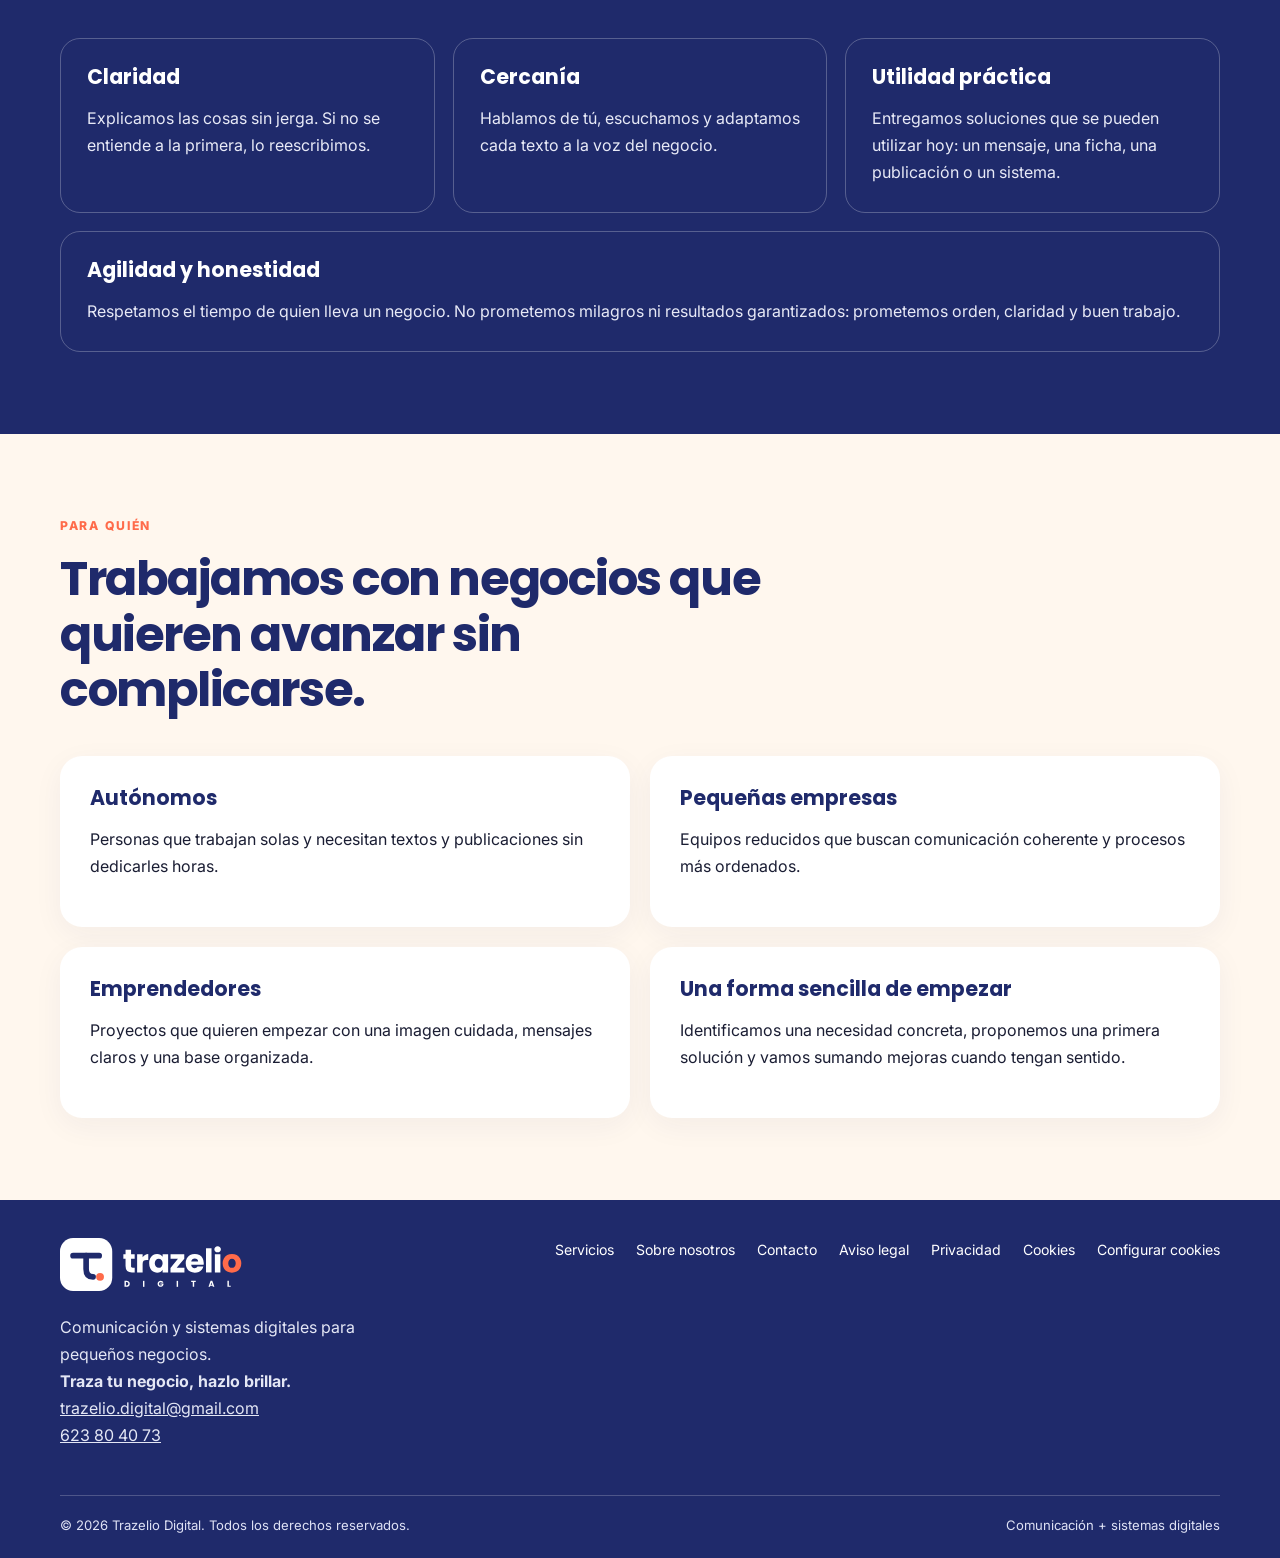
<file: nosotros.html>
<!doctype html><html lang="es"><head><meta charset="utf-8"><meta name="viewport" content="width=device-width, initial-scale=1"><meta name="theme-color" content="#1F2A6B"><link rel="icon" href="assets/trazelio-digital_avatar_perfil_cuadrado.png"><link rel="preconnect" href="https://fonts.googleapis.com"><link rel="preconnect" href="https://fonts.gstatic.com" crossorigin><link href="https://fonts.googleapis.com/css2?family=Inter:wght@400;500;600;700;800&family=Poppins:wght@500;600;700;800&display=swap" rel="stylesheet"><link rel="stylesheet" href="styles.css"><title>Sobre nosotros | Trazelio Digital</title><meta name="description" content="Conoce Trazelio: comunicación clara y sistemas digitales prácticos para pequeños negocios."></head><body><header><div class="wrap nav"><a class="brand" href="index.html" aria-label="Trazelio, inicio"><img src="assets/trazelio-digital_logo_color.svg" alt="Trazelio Digital"></a><button class="menu-toggle" aria-label="Abrir menú" aria-expanded="false">☰</button><nav class="navlinks"><a href="index.html">Inicio</a><a href="servicios.html">Servicios</a><a href="nosotros.html">Sobre nosotros</a><a href="contacto.html">Contacto</a><a class="btn" href="contacto.html">Hablemos</a></nav></div></header><main>
<section class="page-hero"><div class="wrap"><div class="eyebrow">Sobre Trazelio</div><h1>Tu sabes lo que haces. Te ayudamos a contarlo y a trabajar con más orden.</h1><p>Somos una marca de comunicación y sistemas digitales para pequeños negocios. Hacemos que la tecnología y los textos sean más sencillos de utilizar en el día a día.</p></div></section>
<section><div class="wrap"><div class="feature"><div><div class="eyebrow">Nuestra esencia</div><h2>Profesionalidad cercana. Soluciones que sirven.</h2><p>Trazelio nace para ayudar a autónomos, pymes y emprendedores que saben hacer bien su trabajo, pero no siempre tienen tiempo para comunicarlo o para organizar todos sus procesos.</p><p>Combinamos textos listos para usar con sistemas digitales sencillos. Hablamos claro, escuchamos y adaptamos cada solución a la realidad de cada negocio.</p><p><strong>Traza tu negocio, hazlo brillar.</strong><br><a href="mailto:trazelio.digital@gmail.com" style="color:#e4e7f5">trazelio.digital@gmail.com</a><br><a href="tel:+34623804073" style="color:#e4e7f5">623 80 40 73</a></p></div><img src="assets/trazelio-digital_logo_color.svg" alt="Logotipo oficial de Trazelio Digital" style="background:#fff;padding:35px;border-radius:24px"></div></div></section>
<section class="dark"><div class="wrap"><div class="section-head"><div class="eyebrow">Lo que nos guía</div><h2>Cuatro principios para hacer bien las cosas.</h2></div><div class="audience-cards"><article class="audience-card"><h3>Claridad</h3><p>Explicamos las cosas sin jerga. Si no se entiende a la primera, lo reescribimos.</p></article><article class="audience-card"><h3>Cercanía</h3><p>Hablamos de tú, escuchamos y adaptamos cada texto a la voz del negocio.</p></article><article class="audience-card"><h3>Utilidad práctica</h3><p>Entregamos soluciones que se pueden utilizar hoy: un mensaje, una ficha, una publicación o un sistema.</p></article></div><div style="margin-top:18px" class="audience-card"><h3>Agilidad y honestidad</h3><p>Respetamos el tiempo de quien lleva un negocio. No prometemos milagros ni resultados garantizados: prometemos orden, claridad y buen trabajo.</p></div></div></section>
<section><div class="wrap"><div class="section-head"><div class="eyebrow">Para quién</div><h2>Trabajamos con negocios que quieren avanzar sin complicarse.</h2></div><div class="detail-grid"><article class="detail"><h3>Autónomos</h3><p>Personas que trabajan solas y necesitan textos y publicaciones sin dedicarles horas.</p></article><article class="detail"><h3>Pequeñas empresas</h3><p>Equipos reducidos que buscan comunicación coherente y procesos más ordenados.</p></article><article class="detail"><h3>Emprendedores</h3><p>Proyectos que quieren empezar con una imagen cuidada, mensajes claros y una base organizada.</p></article><article class="detail"><h3>Una forma sencilla de empezar</h3><p>Identificamos una necesidad concreta, proponemos una primera solución y vamos sumando mejoras cuando tengan sentido.</p></article></div></div></section>
</main><footer><div class="wrap"><div class="footer-top"><div><img class="footer-logo" src="assets/trazelio-digital_logo_blanco.svg" alt="Trazelio Digital"><p style="max-width:360px;margin-top:15px;color:#e4e7f5">Comunicación y sistemas digitales para pequeños negocios.<br><strong>Traza tu negocio, hazlo brillar.</strong><br><a href="mailto:trazelio.digital@gmail.com" style="color:#e4e7f5">trazelio.digital@gmail.com</a><br><a href="tel:+34623804073" style="color:#e4e7f5">623 80 40 73</a></p></div><nav class="footer-links"><a href="servicios.html">Servicios</a><a href="nosotros.html">Sobre nosotros</a><a href="contacto.html">Contacto</a><a href="aviso-legal.html">Aviso legal</a><a href="privacidad.html">Privacidad</a><a href="cookies.html">Cookies</a><a href="#" data-open-cookies>Configurar cookies</a></nav></div><div class="footer-bottom"><span>© <span id="year">2026</span> Trazelio Digital. Todos los derechos reservados.</span><span>Comunicación + sistemas digitales</span></div></div></footer><aside class="cookie-banner" role="dialog" aria-label="Preferencias de cookies" aria-live="polite"><h3>Tu privacidad importa</h3><p>Usamos almacenamiento técnico necesario para que esta web funcione. Las cookies analíticas o de marketing solo deberían activarse si se configuran y aceptas su uso. Consulta la <a href="cookies.html">Política de cookies</a>.</p><div class="cookie-actions"><button class="reject" data-cookie="reject">Rechazar opcionales</button><button class="config" data-cookie="settings">Configurar</button><button class="accept" data-cookie="accept">Aceptar todas</button></div><div class="cookie-settings"><label><input type="checkbox" checked disabled> Técnicas necesarias (siempre activas)</label><label><input id="cookie-analytics" type="checkbox"> Analíticas</label><label><input id="cookie-marketing" type="checkbox"> Marketing</label><div class="cookie-actions"><button data-cookie="save">Guardar selección</button></div></div></aside><script src="script.js"></script><script>document.getElementById('year').textContent=new Date().getFullYear();</script></body></html>
</file>
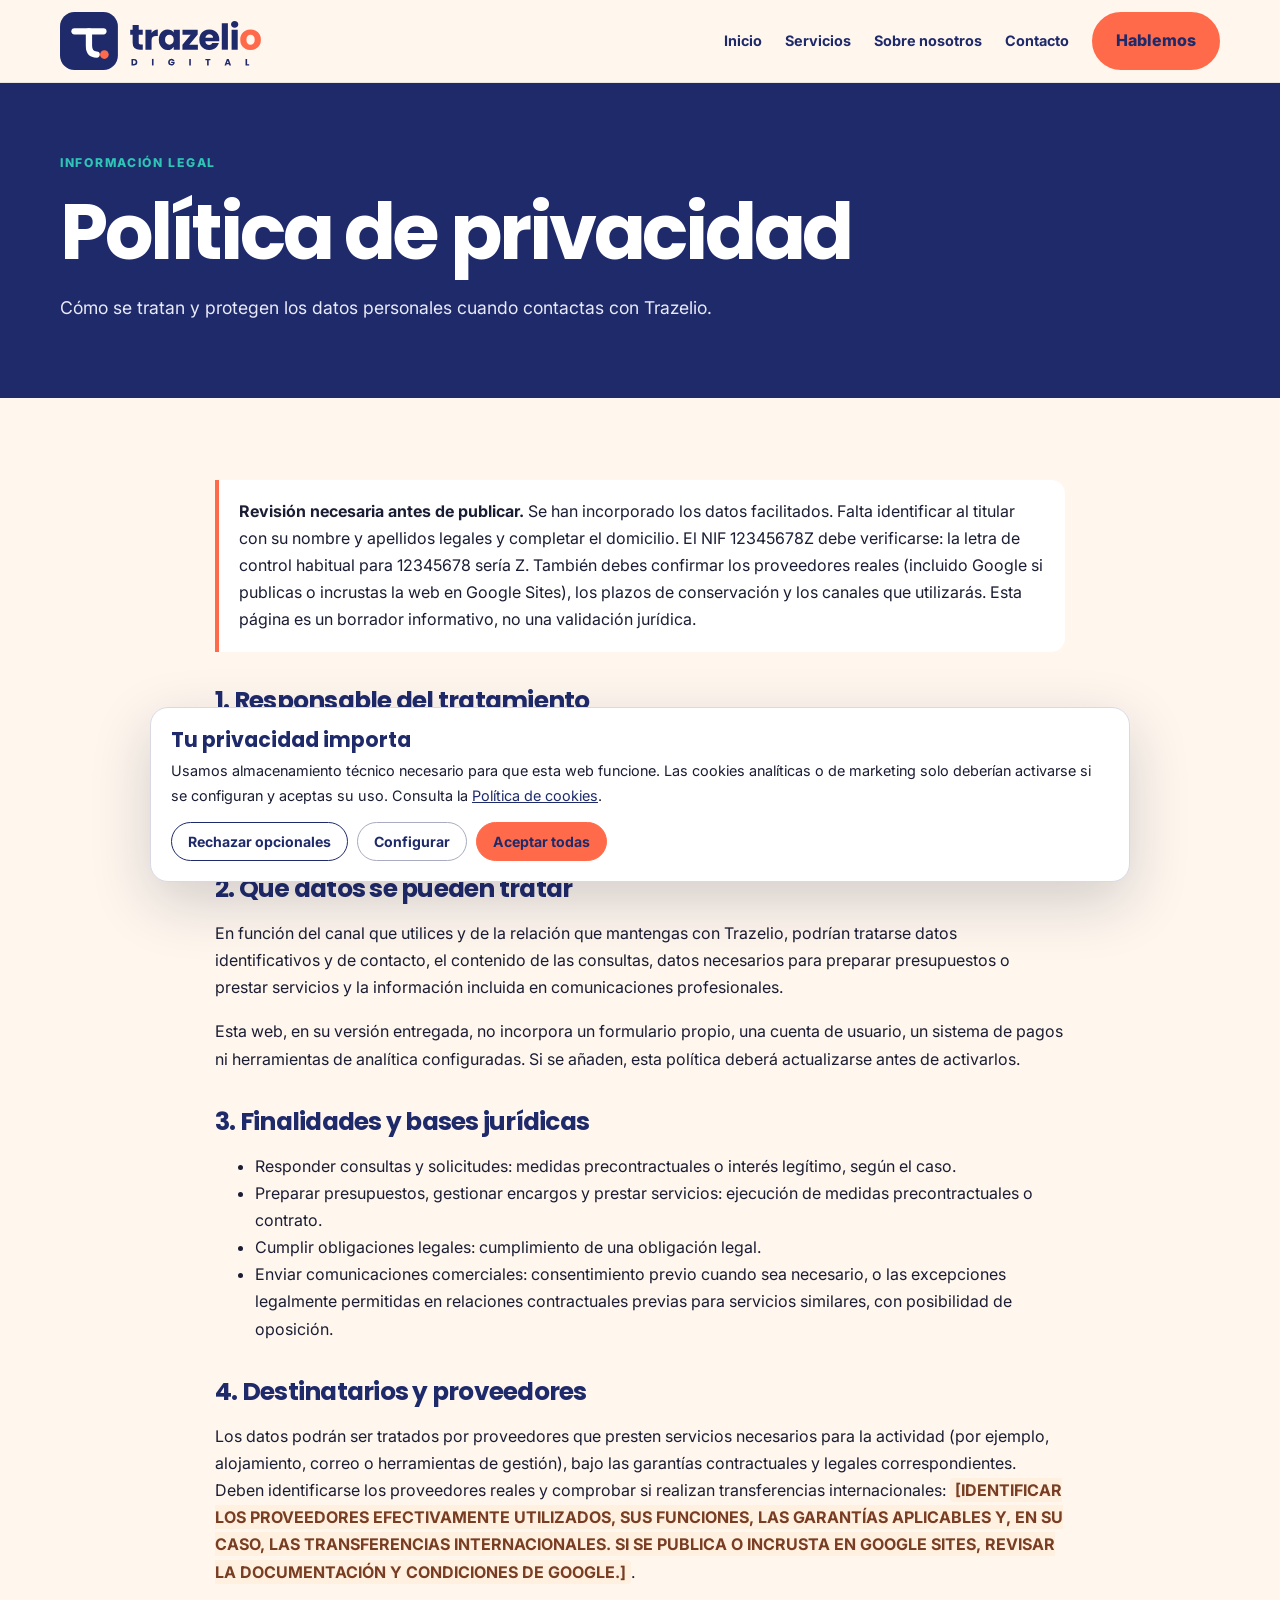
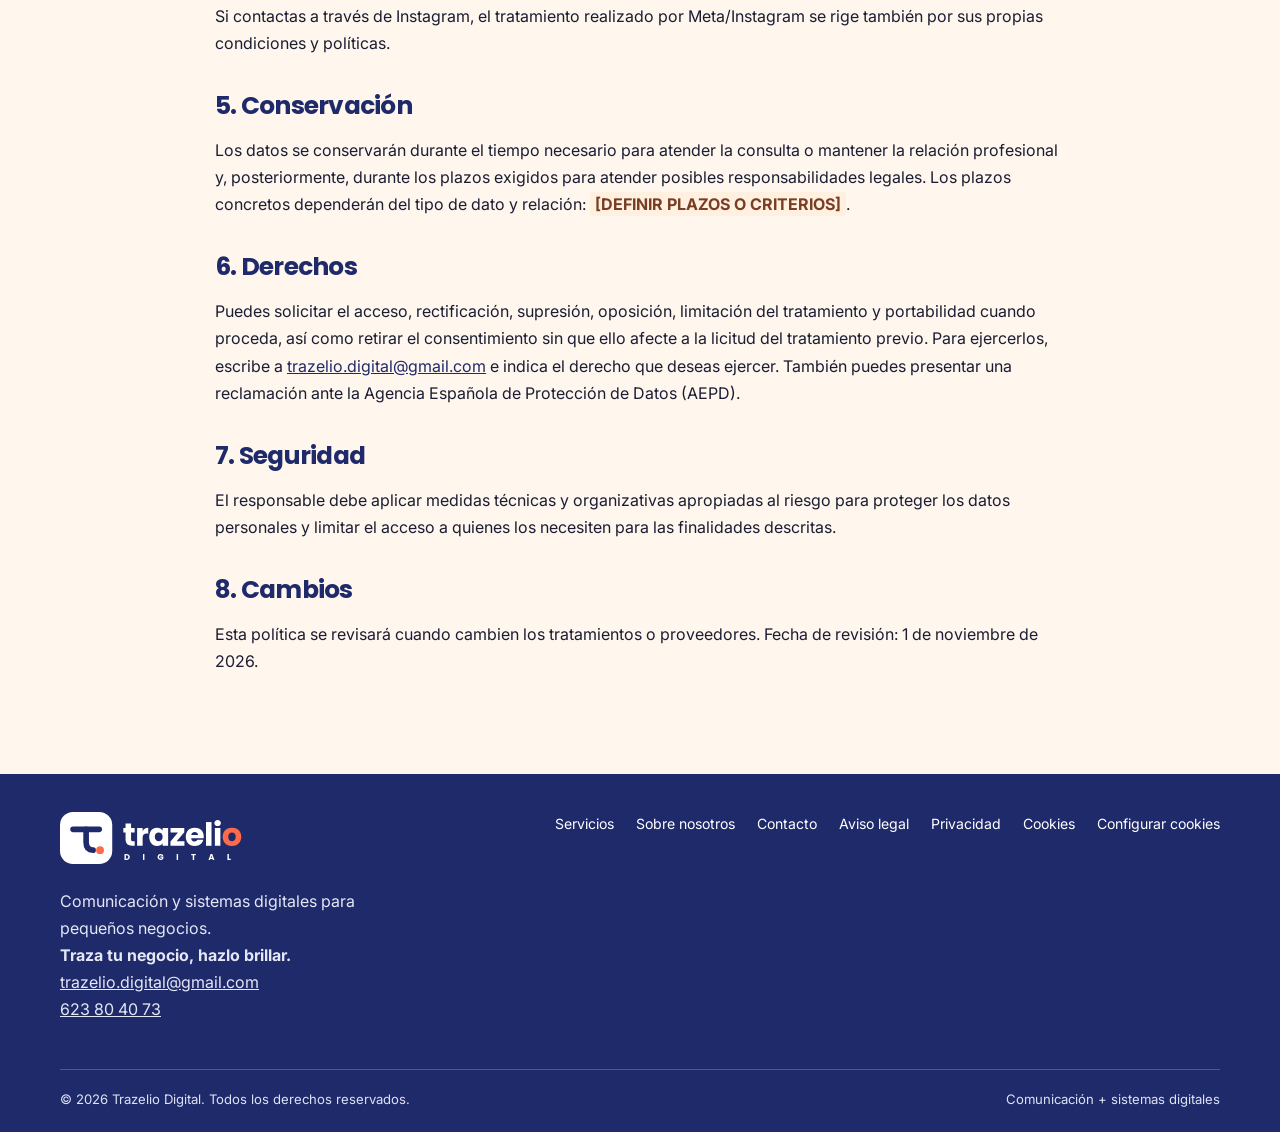
<file: privacidad.html>
<!doctype html><html lang="es"><head><meta charset="utf-8"><meta name="viewport" content="width=device-width, initial-scale=1"><meta name="theme-color" content="#1F2A6B"><link rel="icon" href="assets/trazelio-digital_avatar_perfil_cuadrado.png"><link rel="preconnect" href="https://fonts.googleapis.com"><link rel="preconnect" href="https://fonts.gstatic.com" crossorigin><link href="https://fonts.googleapis.com/css2?family=Inter:wght@400;500;600;700;800&family=Poppins:wght@500;600;700;800&display=swap" rel="stylesheet"><link rel="stylesheet" href="styles.css"><title>Política de privacidad | Trazelio Digital</title><meta name="description" content="Información sobre el tratamiento de datos personales por Trazelio Digital."></head><body><header><div class="wrap nav"><a class="brand" href="index.html" aria-label="Trazelio, inicio"><img src="assets/trazelio-digital_logo_color.svg" alt="Trazelio Digital"></a><button class="menu-toggle" aria-label="Abrir menú" aria-expanded="false">☰</button><nav class="navlinks"><a href="index.html">Inicio</a><a href="servicios.html">Servicios</a><a href="nosotros.html">Sobre nosotros</a><a href="contacto.html">Contacto</a><a class="btn" href="contacto.html">Hablemos</a></nav></div></header><main>
<div class="page-hero"><div class="wrap"><div class="eyebrow">Información legal</div><h1>Política de privacidad</h1><p>Cómo se tratan y protegen los datos personales cuando contactas con Trazelio.</p></div></div><section><div class="wrap legal">
<div class="notice"><strong>Revisión necesaria antes de publicar.</strong> Se han incorporado los datos facilitados. Falta identificar al titular con su nombre y apellidos legales y completar el domicilio. El NIF 12345678Z debe verificarse: la letra de control habitual para 12345678 sería Z. También debes confirmar los proveedores reales (incluido Google si publicas o incrustas la web en Google Sites), los plazos de conservación y los canales que utilizarás. Esta página es un borrador informativo, no una validación jurídica.</div>
<h2>1. Responsable del tratamiento</h2><ul><li>Responsable (nombre y apellidos): <span class="placeholder">Trazelio Digital</span> (nombre comercial: Trazelio Digital)</li><li>NIF: 12345678Z</li><li>Domicilio: Pasaje Virgen de Belén, 7, 29004 Málaga, <span class="placeholder">[CÓDIGO POSTAL Y LOCALIDAD]</span></li><li>Correo de privacidad: <a href="mailto:trazelio.digital@gmail.com">trazelio.digital@gmail.com</a></li></ul>
<h2>2. Qué datos se pueden tratar</h2><p>En función del canal que utilices y de la relación que mantengas con Trazelio, podrían tratarse datos identificativos y de contacto, el contenido de las consultas, datos necesarios para preparar presupuestos o prestar servicios y la información incluida en comunicaciones profesionales.</p><p>Esta web, en su versión entregada, no incorpora un formulario propio, una cuenta de usuario, un sistema de pagos ni herramientas de analítica configuradas. Si se añaden, esta política deberá actualizarse antes de activarlos.</p>
<h2>3. Finalidades y bases jurídicas</h2><ul><li>Responder consultas y solicitudes: medidas precontractuales o interés legítimo, según el caso.</li><li>Preparar presupuestos, gestionar encargos y prestar servicios: ejecución de medidas precontractuales o contrato.</li><li>Cumplir obligaciones legales: cumplimiento de una obligación legal.</li><li>Enviar comunicaciones comerciales: consentimiento previo cuando sea necesario, o las excepciones legalmente permitidas en relaciones contractuales previas para servicios similares, con posibilidad de oposición.</li></ul>
<h2>4. Destinatarios y proveedores</h2><p>Los datos podrán ser tratados por proveedores que presten servicios necesarios para la actividad (por ejemplo, alojamiento, correo o herramientas de gestión), bajo las garantías contractuales y legales correspondientes. Deben identificarse los proveedores reales y comprobar si realizan transferencias internacionales: <span class="placeholder">[IDENTIFICAR LOS PROVEEDORES EFECTIVAMENTE UTILIZADOS, SUS FUNCIONES, LAS GARANTÍAS APLICABLES Y, EN SU CASO, LAS TRANSFERENCIAS INTERNACIONALES. SI SE PUBLICA O INCRUSTA EN GOOGLE SITES, REVISAR LA DOCUMENTACIÓN Y CONDICIONES DE GOOGLE.]</span>.</p><p>Si contactas a través de Instagram, el tratamiento realizado por Meta/Instagram se rige también por sus propias condiciones y políticas.</p>
<h2>5. Conservación</h2><p>Los datos se conservarán durante el tiempo necesario para atender la consulta o mantener la relación profesional y, posteriormente, durante los plazos exigidos para atender posibles responsabilidades legales. Los plazos concretos dependerán del tipo de dato y relación: <span class="placeholder">[DEFINIR PLAZOS O CRITERIOS]</span>.</p>
<h2>6. Derechos</h2><p>Puedes solicitar el acceso, rectificación, supresión, oposición, limitación del tratamiento y portabilidad cuando proceda, así como retirar el consentimiento sin que ello afecte a la licitud del tratamiento previo. Para ejercerlos, escribe a <a href="mailto:trazelio.digital@gmail.com">trazelio.digital@gmail.com</a> e indica el derecho que deseas ejercer. También puedes presentar una reclamación ante la Agencia Española de Protección de Datos (AEPD).</p>
<h2>7. Seguridad</h2><p>El responsable debe aplicar medidas técnicas y organizativas apropiadas al riesgo para proteger los datos personales y limitar el acceso a quienes los necesiten para las finalidades descritas.</p>
<h2>8. Cambios</h2><p>Esta política se revisará cuando cambien los tratamientos o proveedores. Fecha de revisión: 1 de noviembre de 2026.</p>
</div></section>
</main><footer><div class="wrap"><div class="footer-top"><div><img class="footer-logo" src="assets/trazelio-digital_logo_blanco.svg" alt="Trazelio Digital"><p style="max-width:360px;margin-top:15px;color:#e4e7f5">Comunicación y sistemas digitales para pequeños negocios.<br><strong>Traza tu negocio, hazlo brillar.</strong><br><a href="mailto:trazelio.digital@gmail.com" style="color:#e4e7f5">trazelio.digital@gmail.com</a><br><a href="tel:+34623804073" style="color:#e4e7f5">623 80 40 73</a></p></div><nav class="footer-links"><a href="servicios.html">Servicios</a><a href="nosotros.html">Sobre nosotros</a><a href="contacto.html">Contacto</a><a href="aviso-legal.html">Aviso legal</a><a href="privacidad.html">Privacidad</a><a href="cookies.html">Cookies</a><a href="#" data-open-cookies>Configurar cookies</a></nav></div><div class="footer-bottom"><span>© <span id="year">2026</span> Trazelio Digital. Todos los derechos reservados.</span><span>Comunicación + sistemas digitales</span></div></div></footer><aside class="cookie-banner" role="dialog" aria-label="Preferencias de cookies" aria-live="polite"><h3>Tu privacidad importa</h3><p>Usamos almacenamiento técnico necesario para que esta web funcione. Las cookies analíticas o de marketing solo deberían activarse si se configuran y aceptas su uso. Consulta la <a href="cookies.html">Política de cookies</a>.</p><div class="cookie-actions"><button class="reject" data-cookie="reject">Rechazar opcionales</button><button class="config" data-cookie="settings">Configurar</button><button class="accept" data-cookie="accept">Aceptar todas</button></div><div class="cookie-settings"><label><input type="checkbox" checked disabled> Técnicas necesarias (siempre activas)</label><label><input id="cookie-analytics" type="checkbox"> Analíticas</label><label><input id="cookie-marketing" type="checkbox"> Marketing</label><div class="cookie-actions"><button data-cookie="save">Guardar selección</button></div></div></aside><script src="script.js"></script><script>document.getElementById('year').textContent=new Date().getFullYear();</script></body></html>
</file>
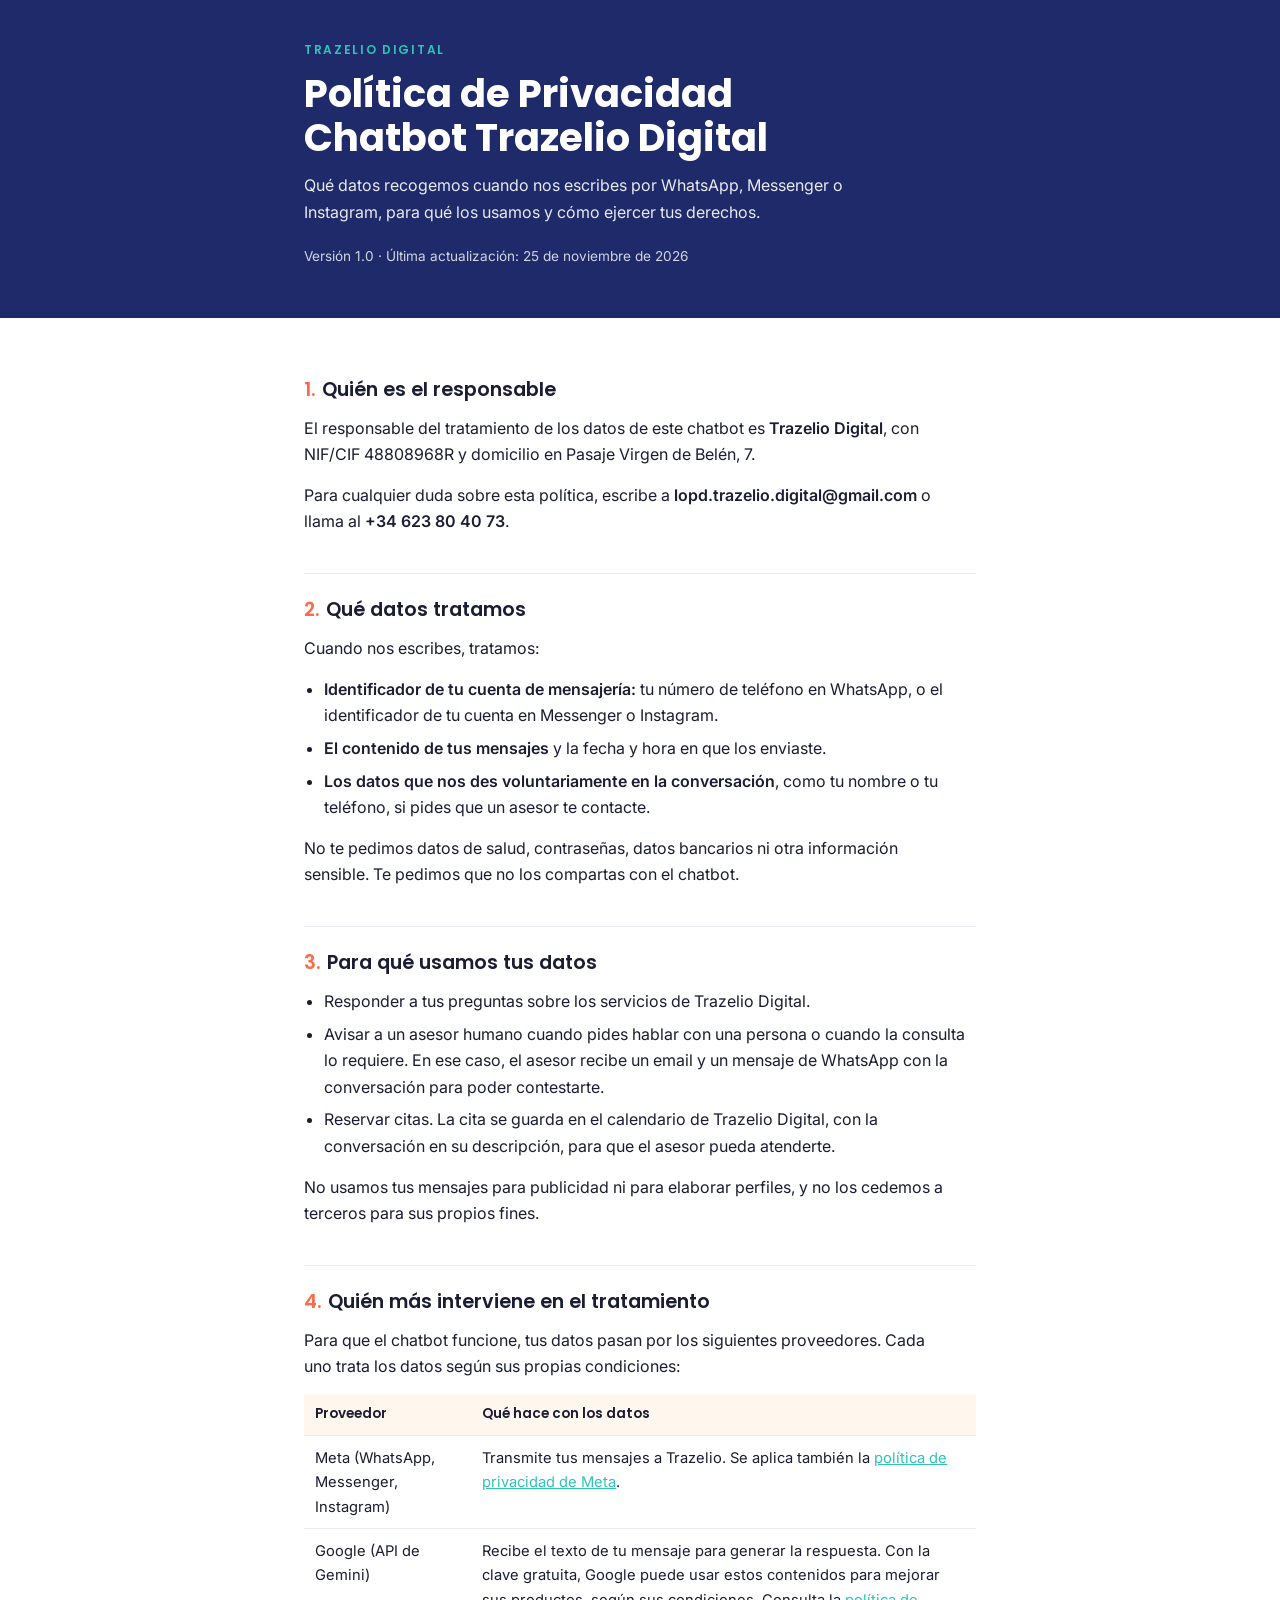
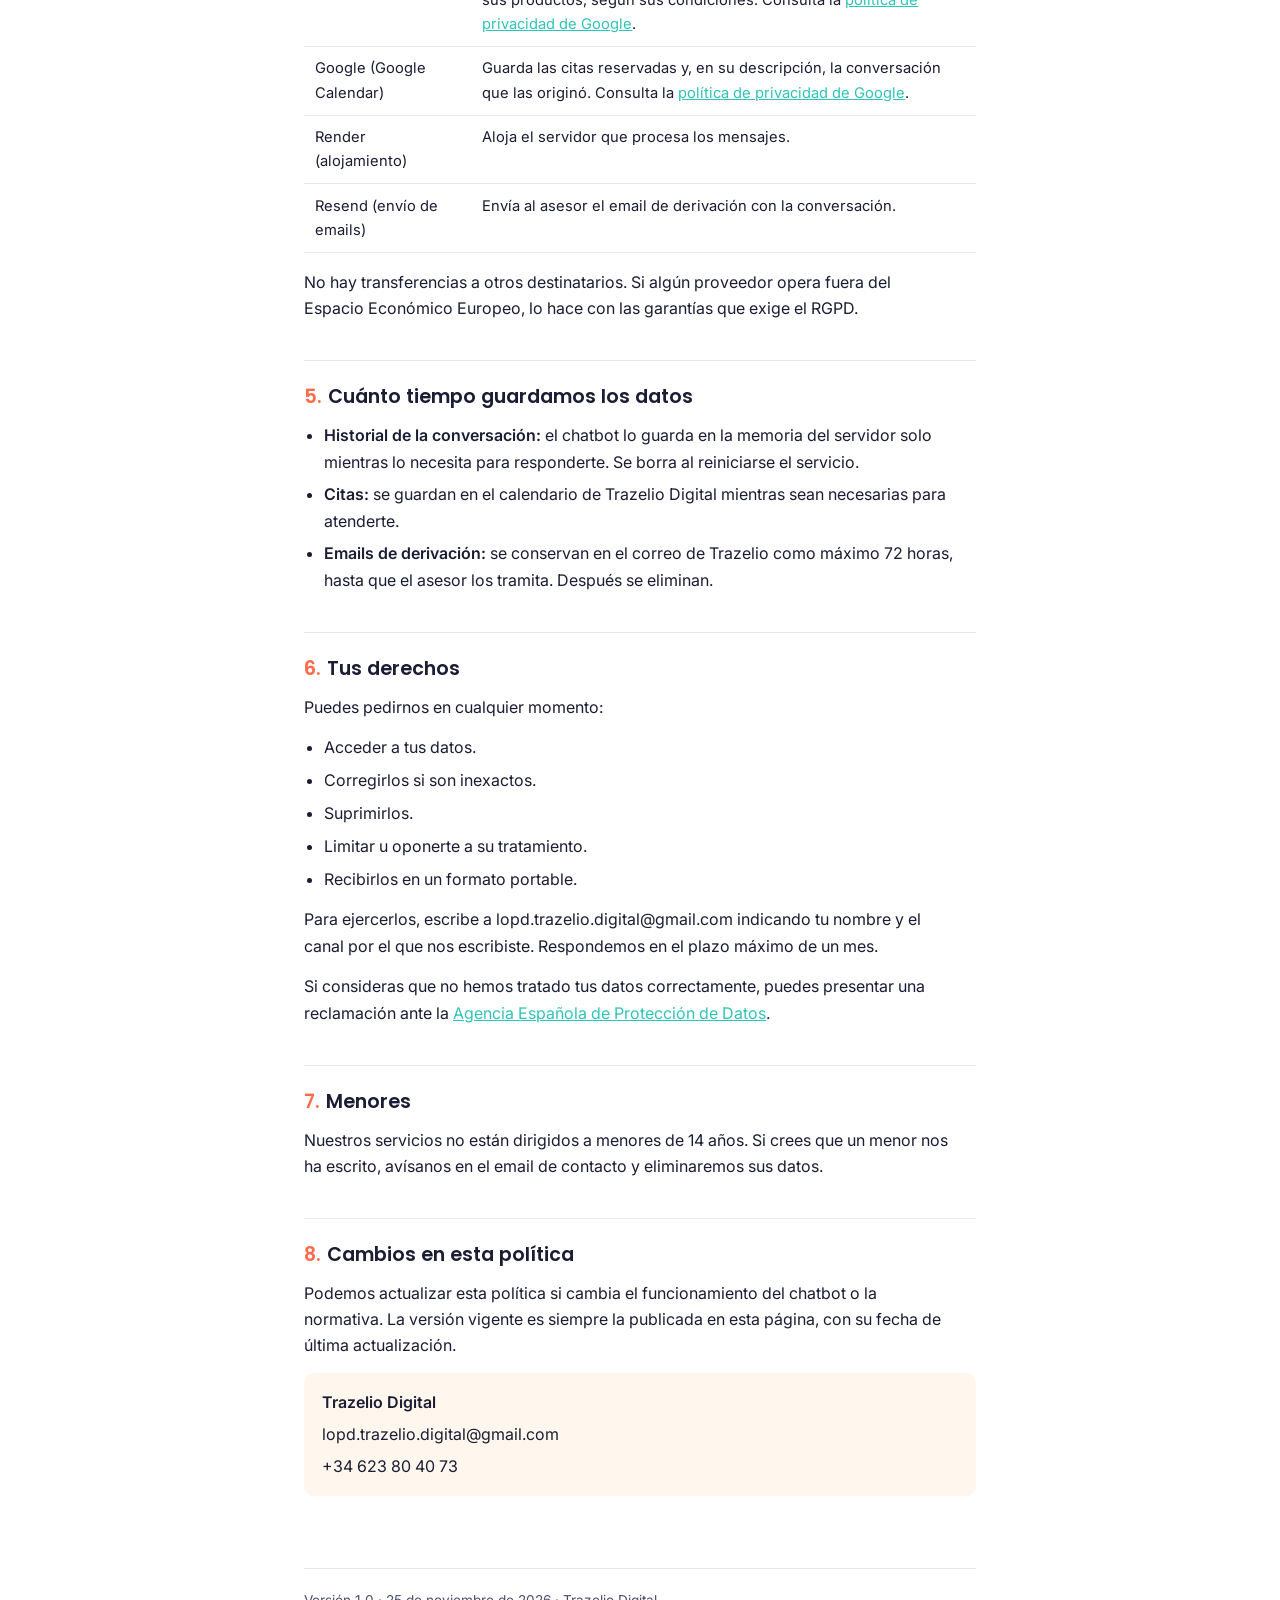
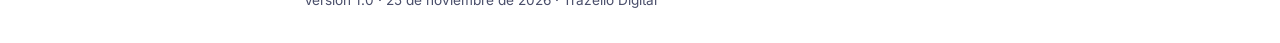
<file: privacidad_chatbot.html>
<!doctype html>
<html lang="es">
<head>
<meta charset="utf-8">
<meta name="viewport" content="width=device-width, initial-scale=1, viewport-fit=cover">
<link rel="preconnect" href="https://fonts.googleapis.com">
<link rel="preconnect" href="https://fonts.gstatic.com" crossorigin>
<link href="https://fonts.googleapis.com/css2?family=Inter:wght@400;500;600;700&family=Poppins:wght@500;600;700&display=swap" rel="stylesheet">
<title>Política de Privacidad Chatbot Trazelio Digital</title>
<style>
/* Layout: una columna de lectura, cabecera en Azul Trazo y secciones con aire. */
:root {
  --azul: #1F2A6B;
  --coral: #FF6B4A;
  --turquesa: #2EC4B6;
  --crema: #FFF7EE;
  --niebla: #E8E9F3;
  --tinta: #1A1D33;
  --bg: #FFFFFF;
  --fg: var(--tinta);
  --muted: #4A4F6B;
  --line: var(--niebla);
  --surface: var(--crema);
  --head-bg: var(--azul);
  --head-fg: #FFFFFF;
  --accent: var(--coral);
  --pending-bg: #FFE3DA;
  --pending-fg: #7A2A18;
  --font-display: "Poppins", "Helvetica Neue", Arial, sans-serif;
  --font-body: "Inter", "Helvetica Neue", Arial, sans-serif;
}
@media (prefers-color-scheme: dark) {
  :root:not([data-theme="light"]) {
    --bg: #14172B;
    --fg: #F3F4FA;
    --muted: #B9BDD6;
    --line: #2C3152;
    --surface: #1E2340;
    --head-bg: #0E1226;
    --head-fg: #FFFFFF;
    --accent: var(--coral);
    --pending-bg: #4A2A22;
    --pending-fg: #FFD5C8;
    color-scheme: dark;
  }
}
:root[data-theme="dark"] {
  --bg: #14172B;
  --fg: #F3F4FA;
  --muted: #B9BDD6;
  --line: #2C3152;
  --surface: #1E2340;
  --head-bg: #0E1226;
  --head-fg: #FFFFFF;
  --accent: var(--coral);
  --pending-bg: #4A2A22;
  --pending-fg: #FFD5C8;
  color-scheme: dark;
}
body {
  margin: 0;
  background: var(--bg);
  color: var(--fg);
  font-family: var(--font-body);
  font-size: 16px;
  line-height: 1.65;
  padding-left: max(16px, env(safe-area-inset-left, 0px));
  padding-right: max(16px, env(safe-area-inset-right, 0px));
}
.wrap { max-width: 42rem; margin: 0 auto; }
header.cabecera {
  background: var(--head-bg);
  color: var(--head-fg);
  margin-left: calc(-1 * max(16px, env(safe-area-inset-left, 0px)));
  margin-right: calc(-1 * max(16px, env(safe-area-inset-right, 0px)));
  padding-left: max(16px, env(safe-area-inset-left, 0px));
  padding-right: max(16px, env(safe-area-inset-right, 0px));
  padding-top: 2.5rem;
  padding-bottom: 2.25rem;
  margin-top: calc(-1 * env(safe-area-inset-top, 0px));
  padding-top: calc(env(safe-area-inset-top, 0px) + 2.5rem);
}
.marca {
  font-family: var(--font-display);
  font-size: 0.75rem;
  letter-spacing: 0.14em;
  text-transform: uppercase;
  color: var(--turquesa);
  margin: 0 0 0.75rem;
  font-weight: 600;
}
h1 {
  font-family: var(--font-display);
  font-size: clamp(1.75rem, 5vw, 2.4rem);
  line-height: 1.15;
  margin: 0 0 0.75rem;
  text-wrap: balance;
  font-weight: 700;
}
.resumen {
  margin: 0;
  color: var(--head-fg);
  opacity: 0.9;
  max-width: 36rem;
}
.meta {
  font-size: 0.85rem;
  color: var(--head-fg);
  opacity: 0.8;
  margin-top: 1.25rem;
}
main { padding-block: 2.25rem 3rem; }
section { padding-block: 1.5rem; border-bottom: 1px solid var(--line); }
section:last-child { border-bottom: 0; }
h2 {
  font-family: var(--font-display);
  font-size: 1.2rem;
  line-height: 1.3;
  margin: 0 0 0.75rem;
  font-weight: 600;
}
h2 .num {
  color: var(--accent);
  margin-right: 0.4rem;
}
p { margin: 0 0 0.9rem; max-width: 65ch; }
ul { margin: 0 0 0.9rem; padding-left: 1.25rem; max-width: 65ch; }
li { margin-bottom: 0.4rem; }
strong { font-weight: 600; }
.tabla-wrap { overflow-x: auto; margin: 0 0 1rem; }
table {
  width: 100%;
  border-collapse: collapse;
  font-size: 0.92rem;
  min-width: 26rem;
}
th, td {
  text-align: left;
  padding: 0.6rem 0.7rem;
  border-bottom: 1px solid var(--line);
  vertical-align: top;
}
th {
  background: var(--surface);
  font-family: var(--font-display);
  font-weight: 600;
  font-size: 0.85rem;
}
.pendiente {
  background: var(--pending-bg);
  color: var(--pending-fg);
  padding: 0.05rem 0.4rem;
  border-radius: 4px;
  font-weight: 600;
  white-space: nowrap;
}
.aviso {
  background: var(--surface);
  border-left: 4px solid var(--accent);
  padding: 0.9rem 1rem;
  margin: 0 0 1rem;
  max-width: 65ch;
  border-radius: 0 6px 6px 0;
}
.contacto {
  background: var(--surface);
  padding: 1rem 1.1rem;
  border-radius: 10px;
  max-width: 65ch;
  margin: 0.5rem 0 0;
}
.contacto p { margin: 0 0 0.35rem; }
.contacto p:last-child { margin-bottom: 0; }
.pie {
  font-size: 0.85rem;
  color: var(--muted);
  border-top: 1px solid var(--line);
  padding-block: 1.25rem 2rem;
}
a { color: var(--turquesa); }
:focus-visible { outline: 3px solid var(--accent); outline-offset: 2px; }
</style>
</head>
<body>

<header class="cabecera">
  <div class="wrap">
    <p class="marca">Trazelio Digital</p>
    <h1>Política de Privacidad Chatbot Trazelio Digital</h1>
    <p class="resumen">Qué datos recogemos cuando nos escribes por WhatsApp, Messenger o Instagram, para qué los usamos y cómo ejercer tus derechos.</p>
    <p class="meta">Versión 1.0 · Última actualización: 25 de noviembre de 2026</p>
  </div>
</header>

<main class="wrap">

  <section>
    <h2><span class="num">1.</span>Quién es el responsable</h2>
    <p>El responsable del tratamiento de los datos de este chatbot es <strong>Trazelio Digital</strong>, con NIF/CIF 48808968R y domicilio en Pasaje Virgen de Belén, 7.</p>
    <p>Para cualquier duda sobre esta política, escribe a <strong>lopd.trazelio.digital@gmail.com</strong> o llama al <strong>+34 623 80 40 73</strong>.</p>
  </section>

  <section>
    <h2><span class="num">2.</span>Qué datos tratamos</h2>
    <p>Cuando nos escribes, tratamos:</p>
    <ul>
      <li><strong>Identificador de tu cuenta de mensajería:</strong> tu número de teléfono en WhatsApp, o el identificador de tu cuenta en Messenger o Instagram.</li>
      <li><strong>El contenido de tus mensajes</strong> y la fecha y hora en que los enviaste.</li>
      <li><strong>Los datos que nos des voluntariamente en la conversación</strong>, como tu nombre o tu teléfono, si pides que un asesor te contacte.</li>
    </ul>
    <p>No te pedimos datos de salud, contraseñas, datos bancarios ni otra información sensible. Te pedimos que no los compartas con el chatbot.</p>
  </section>

  <section>
    <h2><span class="num">3.</span>Para qué usamos tus datos</h2>
    <ul>
      <li>Responder a tus preguntas sobre los servicios de Trazelio Digital.</li>
      <li>Avisar a un asesor humano cuando pides hablar con una persona o cuando la consulta lo requiere. En ese caso, el asesor recibe un email y un mensaje de WhatsApp con la conversación para poder contestarte.</li>
      <li>Reservar citas. La cita se guarda en el calendario de Trazelio Digital, con la conversación en su descripción, para que el asesor pueda atenderte.</li>
    </ul>
    <p>No usamos tus mensajes para publicidad ni para elaborar perfiles, y no los cedemos a terceros para sus propios fines.</p>
  </section>

  <section>
    <h2><span class="num">4.</span>Quién más interviene en el tratamiento</h2>
    <p>Para que el chatbot funcione, tus datos pasan por los siguientes proveedores. Cada uno trata los datos según sus propias condiciones:</p>
    <div class="tabla-wrap">
      <table>
        <thead>
          <tr><th>Proveedor</th><th>Qué hace con los datos</th></tr>
        </thead>
        <tbody>
          <tr><td>Meta (WhatsApp, Messenger, Instagram)</td><td>Transmite tus mensajes a Trazelio. Se aplica también la <a href="https://www.facebook.com/privacy/policy/" target="_blank" rel="noopener">política de privacidad de Meta</a>.</td></tr>
          <tr><td>Google (API de Gemini)</td><td>Recibe el texto de tu mensaje para generar la respuesta. Con la clave gratuita, Google puede usar estos contenidos para mejorar sus productos, según sus condiciones. Consulta la <a href="https://policies.google.com/privacy" target="_blank" rel="noopener">política de privacidad de Google</a>.</td></tr>
          <tr><td>Google (Google Calendar)</td><td>Guarda las citas reservadas y, en su descripción, la conversación que las originó. Consulta la <a href="https://policies.google.com/privacy" target="_blank" rel="noopener">política de privacidad de Google</a>.</td></tr>
          <tr><td>Render (alojamiento)</td><td>Aloja el servidor que procesa los mensajes.</td></tr>
          <tr><td>Resend (envío de emails)</td><td>Envía al asesor el email de derivación con la conversación.</td></tr>
        </tbody>
      </table>
    </div>
    <p>No hay transferencias a otros destinatarios. Si algún proveedor opera fuera del Espacio Económico Europeo, lo hace con las garantías que exige el RGPD.</p>
  </section>

  <section>
    <h2><span class="num">5.</span>Cuánto tiempo guardamos los datos</h2>
    <ul>
      <li><strong>Historial de la conversación:</strong> el chatbot lo guarda en la memoria del servidor solo mientras lo necesita para responderte. Se borra al reiniciarse el servicio.</li>
      <li><strong>Citas:</strong> se guardan en el calendario de Trazelio Digital mientras sean necesarias para atenderte.</li>
      <li><strong>Emails de derivación:</strong> se conservan en el correo de Trazelio como máximo 72 horas, hasta que el asesor los tramita. Después se eliminan.</li>
    </ul>
  </section>

  <section>
    <h2><span class="num">6.</span>Tus derechos</h2>
    <p>Puedes pedirnos en cualquier momento:</p>
    <ul>
      <li>Acceder a tus datos.</li>
      <li>Corregirlos si son inexactos.</li>
      <li>Suprimirlos.</li>
      <li>Limitar u oponerte a su tratamiento.</li>
      <li>Recibirlos en un formato portable.</li>
    </ul>
    <p>Para ejercerlos, escribe a lopd.trazelio.digital@gmail.com indicando tu nombre y el canal por el que nos escribiste. Respondemos en el plazo máximo de un mes.</p>
    <p>Si consideras que no hemos tratado tus datos correctamente, puedes presentar una reclamación ante la <a href="https://www.aepd.es" target="_blank" rel="noopener">Agencia Española de Protección de Datos</a>.</p>
  </section>

  <section>
    <h2><span class="num">7.</span>Menores</h2>
    <p>Nuestros servicios no están dirigidos a menores de 14 años. Si crees que un menor nos ha escrito, avísanos en el email de contacto y eliminaremos sus datos.</p>
  </section>

  <section>
    <h2><span class="num">8.</span>Cambios en esta política</h2>
    <p>Podemos actualizar esta política si cambia el funcionamiento del chatbot o la normativa. La versión vigente es siempre la publicada en esta página, con su fecha de última actualización.</p>
    <div class="contacto">
      <p><strong>Trazelio Digital</strong></p>
      <p>lopd.trazelio.digital@gmail.com</p>
      <p>+34 623 80 40 73</p>
    </div>
  </section>

</main>

<footer class="wrap pie">
  Versión 1.0 · 25 de noviembre de 2026 · Trazelio Digital
</footer>
</body>
</html>
</file>
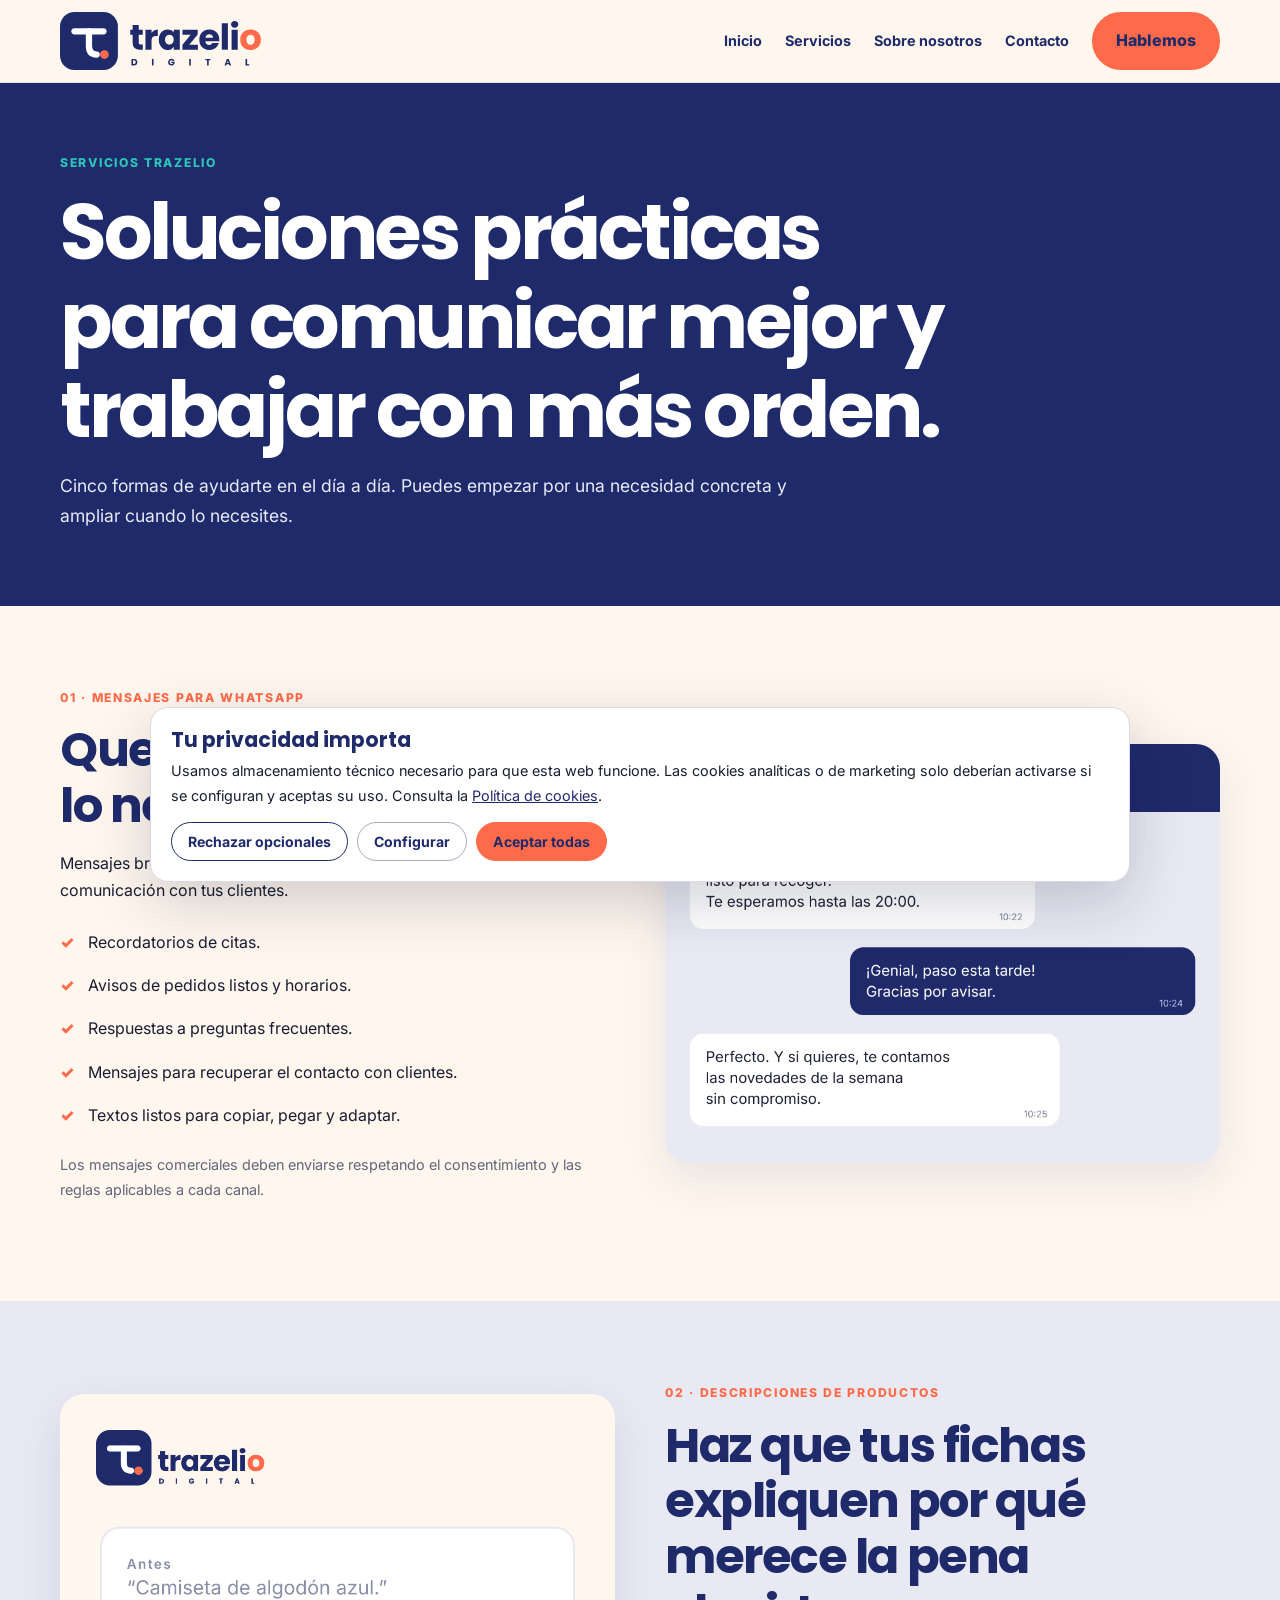
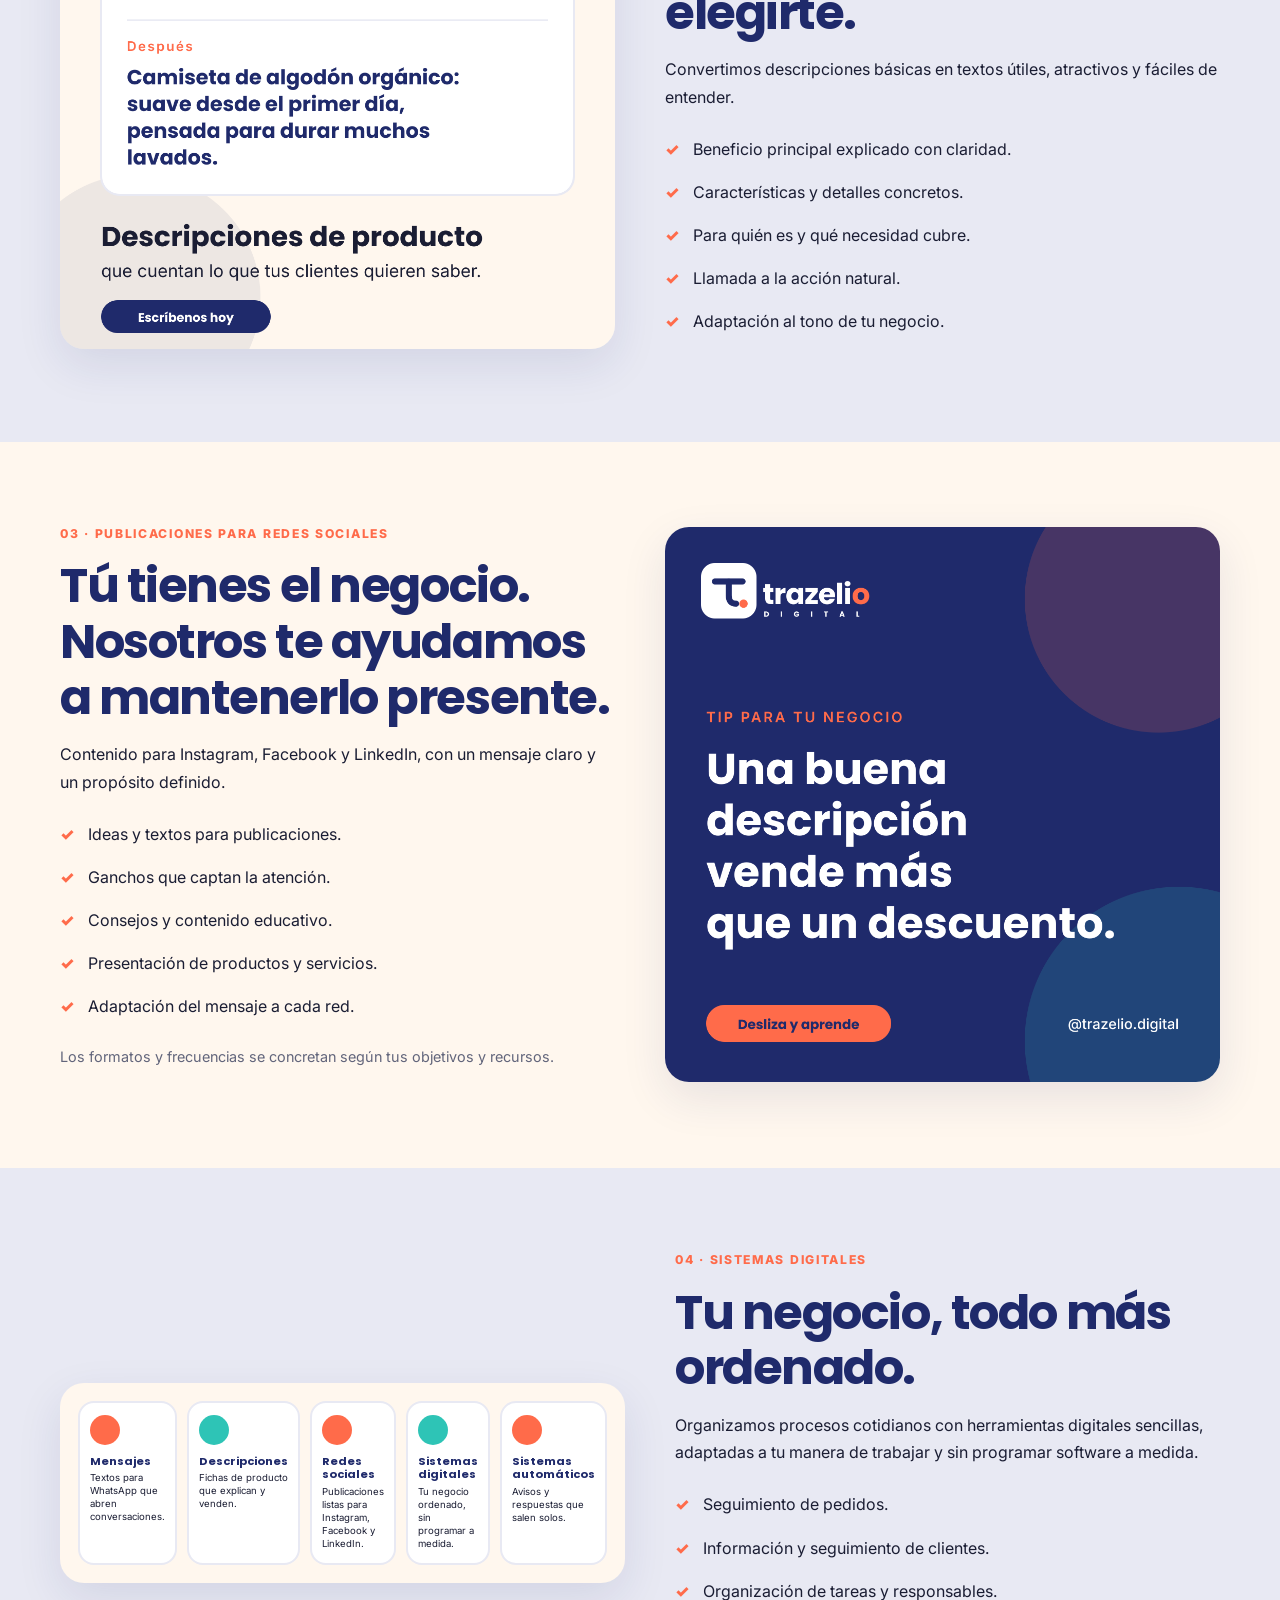
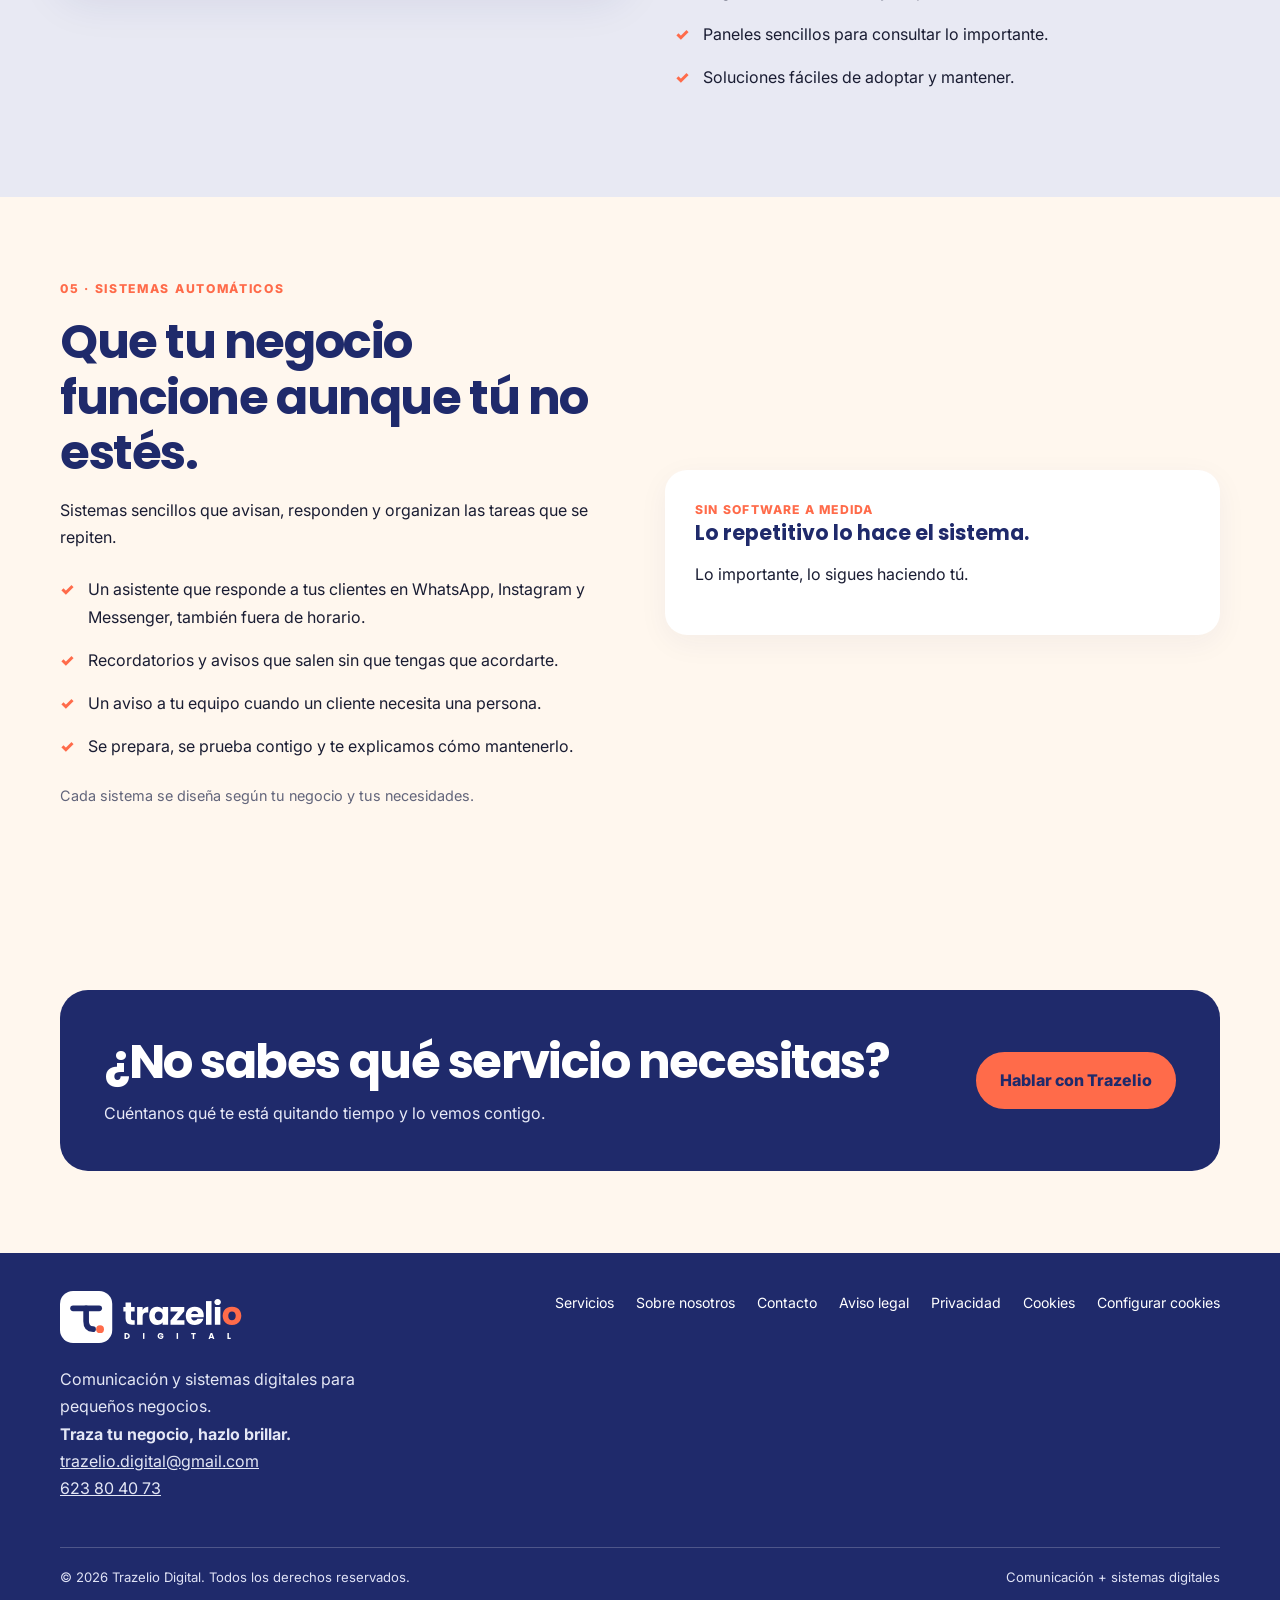
<file: servicios.html>
<!doctype html><html lang="es"><head><meta charset="utf-8"><meta name="viewport" content="width=device-width, initial-scale=1"><meta name="theme-color" content="#1F2A6B"><link rel="icon" href="assets/trazelio-digital_avatar_perfil_cuadrado.png"><link rel="preconnect" href="https://fonts.googleapis.com"><link rel="preconnect" href="https://fonts.gstatic.com" crossorigin><link href="https://fonts.googleapis.com/css2?family=Inter:wght@400;500;600;700;800&family=Poppins:wght@500;600;700;800&display=swap" rel="stylesheet"><link rel="stylesheet" href="styles.css"><title>Servicios | Trazelio Digital</title><meta name="description" content="Mensajes para WhatsApp, descripciones de producto, publicaciones para redes, sistemas digitales y sistemas automáticos sencillos."></head><body><header><div class="wrap nav"><a class="brand" href="index.html" aria-label="Trazelio, inicio"><img src="assets/trazelio-digital_logo_color.svg" alt="Trazelio Digital"></a><button class="menu-toggle" aria-label="Abrir menú" aria-expanded="false">☰</button><nav class="navlinks"><a href="index.html">Inicio</a><a href="servicios.html">Servicios</a><a href="nosotros.html">Sobre nosotros</a><a href="contacto.html">Contacto</a><a class="btn" href="contacto.html">Hablemos</a></nav></div></header><main>
<section class="page-hero"><div class="wrap"><div class="eyebrow">Servicios Trazelio</div><h1>Soluciones prácticas para comunicar mejor y trabajar con más orden.</h1><p>Cinco formas de ayudarte en el día a día. Puedes empezar por una necesidad concreta y ampliar cuando lo necesites.</p></div></section>
<section><div class="wrap"><div class="feature"><div><div class="eyebrow">01 · Mensajes para WhatsApp</div><h2>Que cada mensaje diga lo necesario.</h2><p>Mensajes breves, cercanos y claros para mantener una buena comunicación con tus clientes.</p><ul class="list"><li>Recordatorios de citas.</li><li>Avisos de pedidos listos y horarios.</li><li>Respuestas a preguntas frecuentes.</li><li>Mensajes para recuperar el contacto con clientes.</li><li>Textos listos para copiar, pegar y adaptar.</li></ul><p class="muted small">Los mensajes comerciales deben enviarse respetando el consentimiento y las reglas aplicables a cada canal.</p></div><img src="assets/12_whatsapp_mensajes.png" alt="Ejemplos visuales de mensajes de WhatsApp de Trazelio"></div></div></section>
<section style="background:var(--mist)"><div class="wrap"><div class="feature"><img src="assets/11_instagram_post_crema.png" alt="Diseño de publicación de redes sociales en estilo Trazelio"><div><div class="eyebrow">02 · Descripciones de productos</div><h2>Haz que tus fichas expliquen por qué merece la pena elegirte.</h2><p>Convertimos descripciones básicas en textos útiles, atractivos y fáciles de entender.</p><ul class="list"><li>Beneficio principal explicado con claridad.</li><li>Características y detalles concretos.</li><li>Para quién es y qué necesidad cubre.</li><li>Llamada a la acción natural.</li><li>Adaptación al tono de tu negocio.</li></ul></div></div></div></section>
<section><div class="wrap"><div class="feature"><div><div class="eyebrow">03 · Publicaciones para redes sociales</div><h2>Tú tienes el negocio. Nosotros te ayudamos a mantenerlo presente.</h2><p>Contenido para Instagram, Facebook y LinkedIn, con un mensaje claro y un propósito definido.</p><ul class="list"><li>Ideas y textos para publicaciones.</li><li>Ganchos que captan la atención.</li><li>Consejos y contenido educativo.</li><li>Presentación de productos y servicios.</li><li>Adaptación del mensaje a cada red.</li></ul><p class="muted small">Los formatos y frecuencias se concretan según tus objetivos y recursos.</p></div><img src="assets/10_instagram_post_azul.png" alt="Ejemplo de publicación para Instagram de Trazelio"></div></div></section>
<section style="background:var(--mist)"><div class="wrap"><div class="feature"><div class="hero-visual hero-visual-mini"><div class="mini-grid" role="img" aria-label="Los cinco servicios de Trazelio"><div class="mc"><div class="mi coral"></div><h4>Mensajes</h4><p>Textos para WhatsApp que abren conversaciones.</p></div><div class="mc"><div class="mi teal"></div><h4>Descripciones</h4><p>Fichas de producto que explican y venden.</p></div><div class="mc"><div class="mi coral"></div><h4>Redes sociales</h4><p>Publicaciones listas para Instagram, Facebook y LinkedIn.</p></div><div class="mc"><div class="mi teal"></div><h4>Sistemas digitales</h4><p>Tu negocio ordenado, sin programar a medida.</p></div><div class="mc"><div class="mi coral"></div><h4>Sistemas automáticos</h4><p>Avisos y respuestas que salen solos.</p></div></div></div><div><div class="eyebrow">04 · Sistemas digitales</div><h2>Tu negocio, todo más ordenado.</h2><p>Organizamos procesos cotidianos con herramientas digitales sencillas, adaptadas a tu manera de trabajar y sin programar software a medida.</p><ul class="list"><li>Seguimiento de pedidos.</li><li>Información y seguimiento de clientes.</li><li>Organización de tareas y responsables.</li><li>Paneles sencillos para consultar lo importante.</li><li>Soluciones fáciles de adoptar y mantener.</li></ul></div></div></div></section>
<section><div class="wrap"><div class="feature"><div><div class="eyebrow">05 · Sistemas automáticos</div><h2>Que tu negocio funcione aunque tú no estés.</h2><p>Sistemas sencillos que avisan, responden y organizan las tareas que se repiten.</p><ul class="list"><li>Un asistente que responde a tus clientes en WhatsApp, Instagram y Messenger, también fuera de horario.</li><li>Recordatorios y avisos que salen sin que tengas que acordarte.</li><li>Un aviso a tu equipo cuando un cliente necesita una persona.</li><li>Se prepara, se prueba contigo y te explicamos cómo mantenerlo.</li></ul><p class="muted small">Cada sistema se diseña según tu negocio y tus necesidades.</p></div><div class="detail"><div class="tag">Sin software a medida</div><h3>Lo repetitivo lo hace el sistema.</h3><p>Lo importante, lo sigues haciendo tú.</p></div></div></div></section>
<section><div class="wrap"><div class="cta"><div><h2>¿No sabes qué servicio necesitas?</h2><p>Cuéntanos qué te está quitando tiempo y lo vemos contigo.</p></div><a class="btn" href="contacto.html">Hablar con Trazelio</a></div></div></section>
</main><footer><div class="wrap"><div class="footer-top"><div><img class="footer-logo" src="assets/trazelio-digital_logo_blanco.svg" alt="Trazelio Digital"><p style="max-width:360px;margin-top:15px;color:#e4e7f5">Comunicación y sistemas digitales para pequeños negocios.<br><strong>Traza tu negocio, hazlo brillar.</strong><br><a href="mailto:trazelio.digital@gmail.com" style="color:#e4e7f5">trazelio.digital@gmail.com</a><br><a href="tel:+34623804073" style="color:#e4e7f5">623 80 40 73</a></p></div><nav class="footer-links"><a href="servicios.html">Servicios</a><a href="nosotros.html">Sobre nosotros</a><a href="contacto.html">Contacto</a><a href="aviso-legal.html">Aviso legal</a><a href="privacidad.html">Privacidad</a><a href="cookies.html">Cookies</a><a href="#" data-open-cookies>Configurar cookies</a></nav></div><div class="footer-bottom"><span>© <span id="year">2026</span> Trazelio Digital. Todos los derechos reservados.</span><span>Comunicación + sistemas digitales</span></div></div></footer><aside class="cookie-banner" role="dialog" aria-label="Preferencias de cookies" aria-live="polite"><h3>Tu privacidad importa</h3><p>Usamos almacenamiento técnico necesario para que esta web funcione. Las cookies analíticas o de marketing solo deberían activarse si se configuran y aceptas su uso. Consulta la <a href="cookies.html">Política de cookies</a>.</p><div class="cookie-actions"><button class="reject" data-cookie="reject">Rechazar opcionales</button><button class="config" data-cookie="settings">Configurar</button><button class="accept" data-cookie="accept">Aceptar todas</button></div><div class="cookie-settings"><label><input type="checkbox" checked disabled> Técnicas necesarias (siempre activas)</label><label><input id="cookie-analytics" type="checkbox"> Analíticas</label><label><input id="cookie-marketing" type="checkbox"> Marketing</label><div class="cookie-actions"><button data-cookie="save">Guardar selección</button></div></div></aside><script src="script.js"></script><script>document.getElementById('year').textContent=new Date().getFullYear();</script></body></html>
</file>
<file: styles.css>
:root{--blue:#1F2A6B;--coral:#FF6B4A;--teal:#2EC4B6;--cream:#FFF7EE;--mist:#E8E9F3;--ink:#1A1D33;--white:#fff;--muted:#62657b;--shadow:0 16px 45px rgba(31,42,107,.10)}
*{box-sizing:border-box}html{scroll-behavior:smooth}body{margin:0;background:var(--cream);color:var(--ink);font:16px/1.7 Inter,Arial,sans-serif}img{max-width:100%;height:auto}a{color:var(--blue)}h1,h2,h3,h4{font-family:Poppins,Arial,sans-serif;line-height:1.16;color:var(--blue);margin:0 0 16px}h1{font-size:clamp(2.55rem,6vw,4.8rem);letter-spacing:-.045em}h2{font-size:clamp(2rem,4vw,3rem);letter-spacing:-.03em}h3{font-size:1.28rem}p{margin:0 0 17px}.wrap{width:min(1160px,calc(100% - 44px));margin:auto}.eyebrow{font-size:.76rem;text-transform:uppercase;letter-spacing:.14em;font-weight:800;color:var(--coral);margin-bottom:14px}.muted{color:var(--muted)}.small{font-size:.9rem}.btn{display:inline-flex;align-items:center;justify-content:center;background:var(--coral);color:var(--blue);font-weight:800;text-decoration:none;padding:13px 22px;border-radius:999px;border:2px solid var(--coral);transition:.2s}.btn:hover{transform:translateY(-2px);box-shadow:var(--shadow)}.btn.secondary{background:transparent;border-color:var(--blue);color:var(--blue)}.btn.light{background:var(--cream);border-color:var(--cream)}
header{position:sticky;top:0;z-index:20;background:rgba(255,247,238,.96);backdrop-filter:blur(12px);border-bottom:1px solid rgba(31,42,107,.1)}.nav{min-height:82px;display:flex;align-items:center;justify-content:space-between;gap:22px}.brand img{width:205px;display:block}.navlinks{display:flex;align-items:center;gap:23px}.navlinks a:not(.btn){text-decoration:none;font-size:.9rem;font-weight:700;color:var(--blue)}.navlinks a[aria-current=page]{color:var(--coral)}.menu-toggle{display:none;background:none;border:0;color:var(--blue);font-size:1.6rem}
.hero{padding:90px 0 82px;position:relative;overflow:hidden}.hero:after{content:"";position:absolute;width:440px;height:440px;border-radius:50%;background:var(--mist);right:-190px;top:0;z-index:-1}.hero-grid{display:grid;grid-template-columns:1.08fr .92fr;gap:60px;align-items:center}.hero p{font-size:1.16rem;max-width:660px}.actions{display:flex;gap:12px;flex-wrap:wrap;margin-top:27px}.hero-visual{border-radius:30px;overflow:hidden;background:var(--blue);box-shadow:var(--shadow)}.hero-visual img{display:block;width:100%;height:100%;object-fit:cover}.hero-visual.pad{padding:25px}
.band{background:var(--mist);padding:25px 0}.three{display:grid;grid-template-columns:repeat(3,1fr);gap:24px}.tick{display:flex;gap:12px}.tick i{width:12px;height:12px;border-radius:50%;background:var(--coral);margin-top:9px;flex:none}.tick:nth-child(2) i{background:var(--teal)}.tick b{display:block;color:var(--blue)}
section{padding:82px 0}.section-head{max-width:730px;margin-bottom:38px}.section-head p{font-size:1.08rem}.dark{background:var(--blue);color:#fff}.dark h1,.dark h2,.dark h3{color:#fff}.dark .eyebrow{color:var(--teal)}.dark p{color:#e8eaf7}
.cards{display:grid;grid-template-columns:repeat(5,1fr);gap:18px}.card{background:#fff;border-radius:22px;padding:25px;box-shadow:0 8px 30px rgba(31,42,107,.06)}.card .num{font:700 2rem Poppins;color:var(--coral);margin-bottom:20px}.card:nth-child(even) .num{color:var(--teal)}.card p{font-size:.95rem}.card h3{min-height:52px}.audience-cards{display:grid;grid-template-columns:repeat(3,1fr);gap:18px}.audience-card{padding:26px;border:1px solid #ffffff40;border-radius:20px}.audience-card p{margin:0}
.feature{display:grid;grid-template-columns:1fr 1fr;gap:50px;align-items:center}.feature img{width:100%;border-radius:24px;box-shadow:var(--shadow)}.list{padding:0;list-style:none}.list li{padding:8px 0 8px 28px;position:relative}.list li:before{content:"✓";position:absolute;left:0;color:var(--coral);font-weight:900}
.steps{display:grid;grid-template-columns:repeat(4,1fr);gap:16px}.step{background:#fff;border-radius:18px;padding:24px}.step span{font:700 2rem Poppins;color:var(--coral);display:block;margin-bottom:17px}
.cta{background:var(--blue);color:#fff;border-radius:28px;padding:44px;display:flex;justify-content:space-between;align-items:center;gap:25px}.cta h2{color:#fff;margin:0}.cta p{margin:10px 0 0;color:#e8eaf7}
.page-hero{padding:70px 0 58px;background:var(--blue);color:#fff}.page-hero h1{color:#fff;max-width:900px}.page-hero p{max-width:760px;font-size:1.1rem;color:#e8eaf7}.page-hero .eyebrow{color:var(--teal)}
.detail-grid{display:grid;grid-template-columns:1fr 1fr;gap:20px}.detail{background:#fff;border-radius:22px;padding:30px;box-shadow:0 8px 30px rgba(31,42,107,.05)}.detail .tag{color:var(--coral);font-size:.76rem;letter-spacing:.1em;font-weight:800;text-transform:uppercase}
.contact-grid{display:grid;grid-template-columns:1fr .85fr;gap:45px;align-items:start}.contact-panel{background:var(--blue);color:#fff;padding:34px;border-radius:24px}.contact-panel h2,.contact-panel h3{color:#fff}.contact-panel a{color:var(--coral);font-weight:800}.notice{padding:18px 20px;border-left:4px solid var(--coral);background:#fff;border-radius:0 14px 14px 0}
.legal{max-width:850px}.legal h2{font-size:1.55rem;margin-top:35px}.legal h3{font-size:1.12rem;margin-top:24px}.legal .placeholder{background:#fff0df;padding:2px 5px;border-radius:4px;color:#783d23;font-weight:700}
footer{background:var(--blue);color:#fff;padding:38px 0 22px}.footer-top{display:flex;justify-content:space-between;gap:35px;align-items:flex-start}.footer-logo{width:185px}.footer-links{display:flex;gap:14px 22px;flex-wrap:wrap;justify-content:flex-end}.footer-links a{color:#fff;text-decoration:none;font-size:.88rem}.footer-bottom{border-top:1px solid #ffffff35;margin-top:28px;padding-top:18px;color:#dfe2f5;font-size:.82rem;display:flex;justify-content:space-between;gap:15px}
.cookie-banner{position:fixed;z-index:100;bottom:18px;left:18px;right:18px;max-width:980px;margin:auto;background:#fff;border:1px solid #d8d9e5;border-radius:18px;padding:20px;box-shadow:0 20px 60px #10143230;display:none}.cookie-banner.show{display:block}.cookie-banner h3{margin:0 0 7px}.cookie-banner p{font-size:.9rem;margin:0 0 14px}.cookie-actions{display:flex;gap:9px;flex-wrap:wrap}.cookie-actions button{cursor:pointer;font:700 .88rem Inter;padding:10px 16px;border-radius:999px;border:1px solid var(--blue);background:#fff;color:var(--blue)}.cookie-actions .accept{background:var(--coral);border-color:var(--coral)}.cookie-actions .reject{background:#fff}.cookie-actions .config{border-color:#a9acc0}.cookie-settings{display:none;margin-top:12px;padding-top:12px;border-top:1px solid var(--mist)}.cookie-settings.show{display:block}.cookie-settings label{display:block;margin:8px 0}.cookie-settings input{margin-right:8px}
@media(max-width:920px){.hero-grid,.feature,.contact-grid{grid-template-columns:1fr}.cards{grid-template-columns:repeat(2,1fr)}.steps{grid-template-columns:repeat(2,1fr)}.hero-visual{max-height:380px}.hero-visual img{max-height:380px;object-fit:contain}}
@media(max-width:680px){.wrap{width:calc(100% - 32px)}.nav{min-height:70px}.brand img{width:170px}.menu-toggle{display:block}.navlinks{display:none;position:absolute;left:0;right:0;top:70px;background:var(--cream);padding:18px 22px 24px;box-shadow:var(--shadow);flex-direction:column;align-items:stretch;gap:16px}.navlinks.open{display:flex}.navlinks .btn{text-align:center}.hero{padding:62px 0}.three,.audience-cards,.detail-grid{grid-template-columns:1fr}.cards{grid-template-columns:1fr}.card h3{min-height:0}.steps{grid-template-columns:1fr 1fr}section{padding:62px 0}.cta{padding:28px;display:block}.cta .btn{margin-top:20px}.page-hero{padding:55px 0 45px}.footer-top,.footer-bottom{flex-direction:column}.footer-links{justify-content:flex-start}.cookie-banner{left:10px;right:10px;bottom:10px}.cookie-actions button{flex:1}}
.hero-visual-mini{background:transparent;box-shadow:none;overflow:visible}
.mini-grid{display:grid;grid-template-columns:repeat(5,1fr);gap:10px;background:var(--cream);border-radius:24px;padding:18px;box-shadow:var(--shadow)}
.mini-grid .mc{background:#fff;border:2px solid var(--mist);border-radius:16px;padding:12px 10px}
.mini-grid .mi{width:30px;height:30px;border-radius:50%;margin-bottom:10px}
.mini-grid .coral{background:var(--coral)}
.mini-grid .teal{background:var(--teal)}
.mini-grid h4{font-family:Poppins,Arial,sans-serif;font-size:.7rem;margin:0 0 4px;color:var(--blue);line-height:1.2}
.mini-grid p{font-size:.6rem;margin:0;line-height:1.35;color:var(--ink)}
@media(max-width:920px){.mini-grid{grid-template-columns:repeat(2,1fr)}}

/* Revisión gratuita de la web */
.review-section{padding-top:18px}
.review-box{display:flex;align-items:center;justify-content:space-between;gap:38px;background:var(--blue);color:#fff;border-radius:28px;padding:clamp(28px,5vw,54px);box-shadow:var(--shadow)}
.review-copy{max-width:760px}
.review-copy .eyebrow{color:var(--teal)}
.review-copy h2{color:#fff;margin-bottom:14px}
.review-copy p{color:#e8eaf7;font-size:1.04rem;margin:0;max-width:760px}
.review-button{flex:none;white-space:nowrap}
@media(max-width:680px){.review-box{align-items:flex-start;flex-direction:column;gap:22px}.review-button{width:100%}}
</file>
